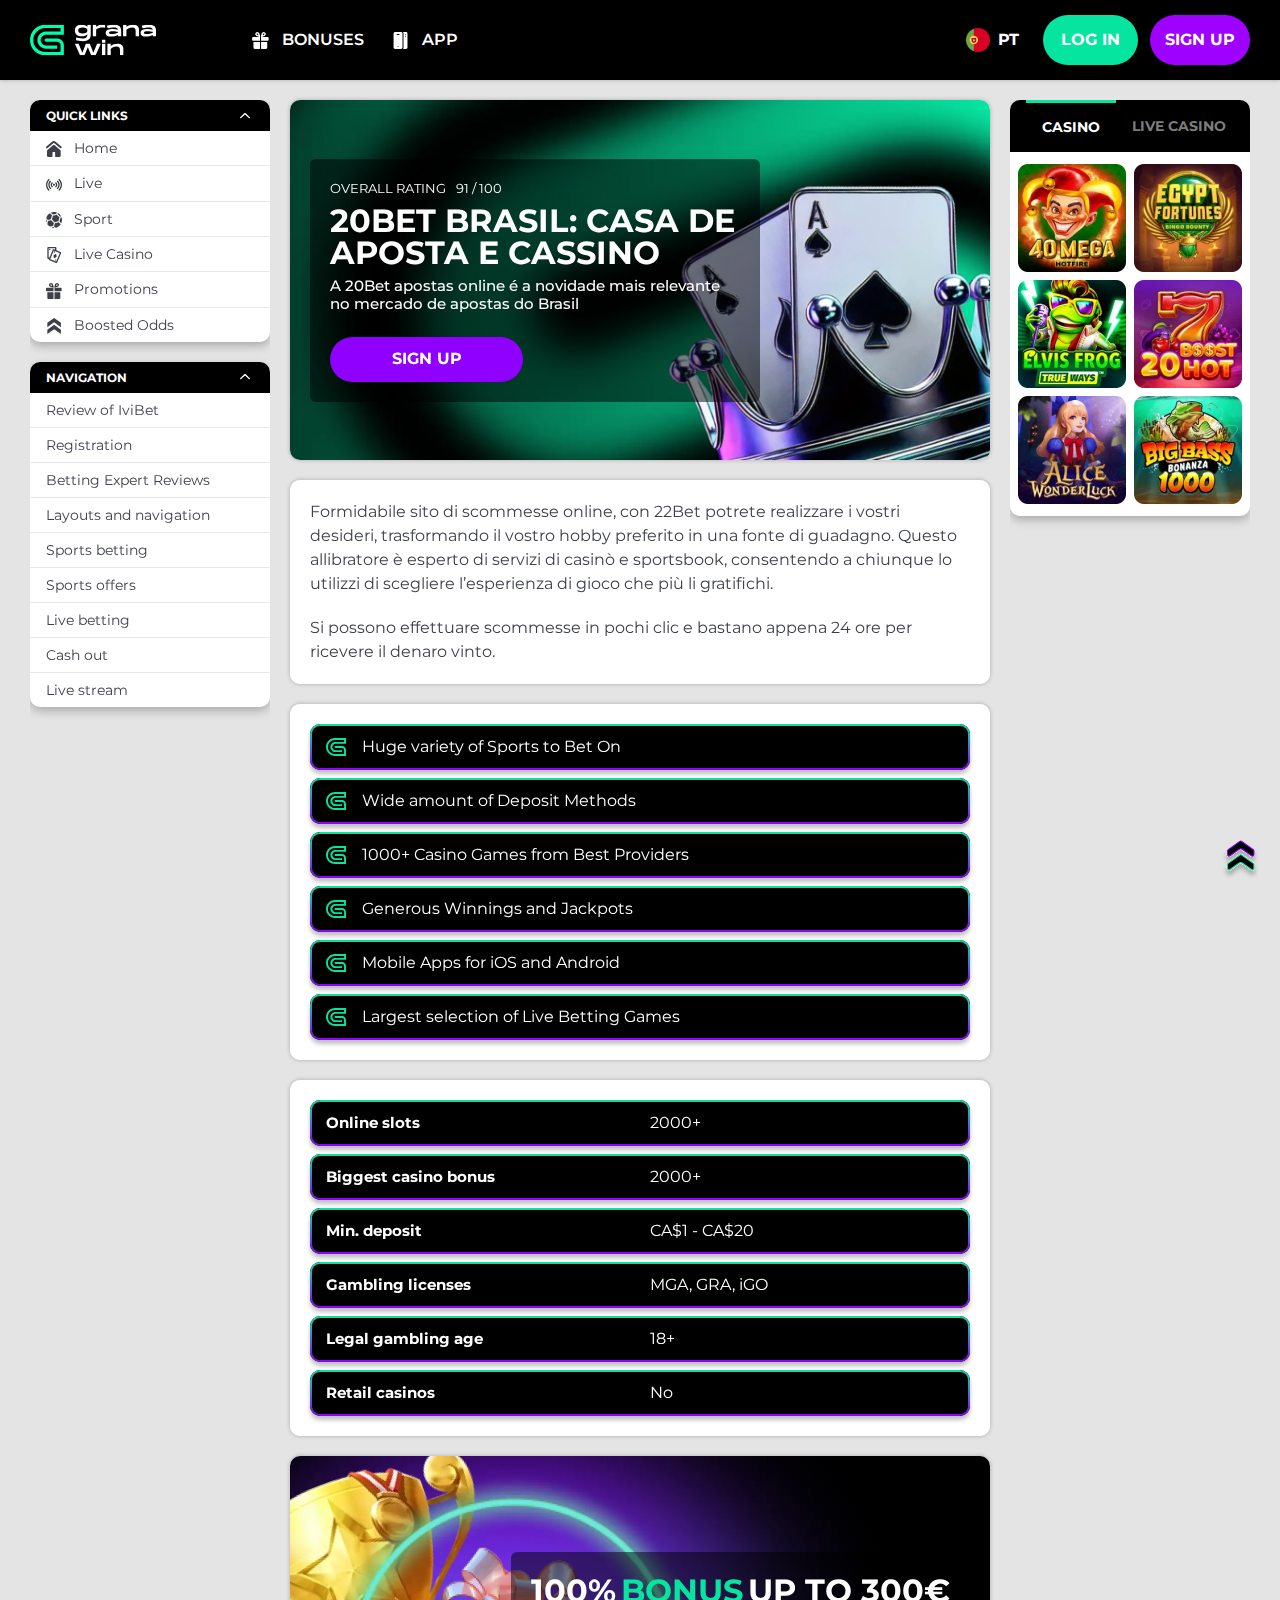
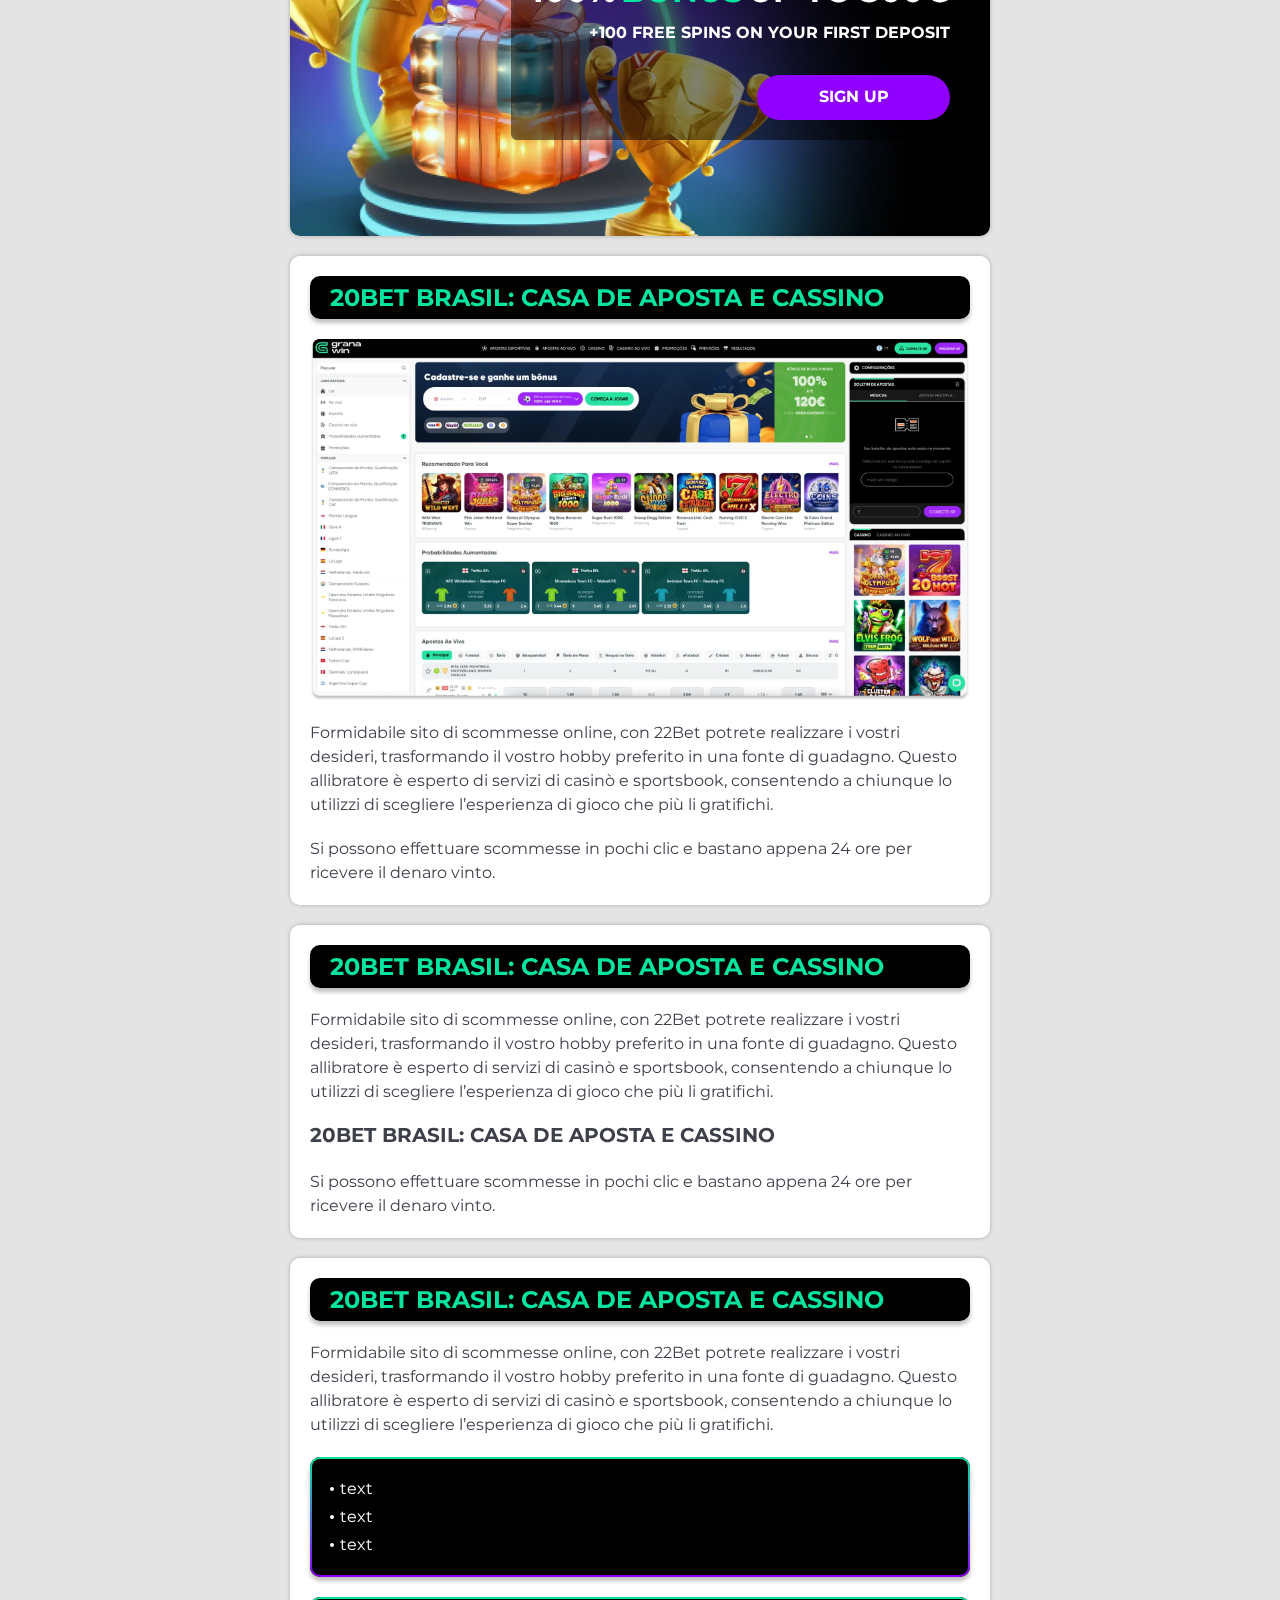
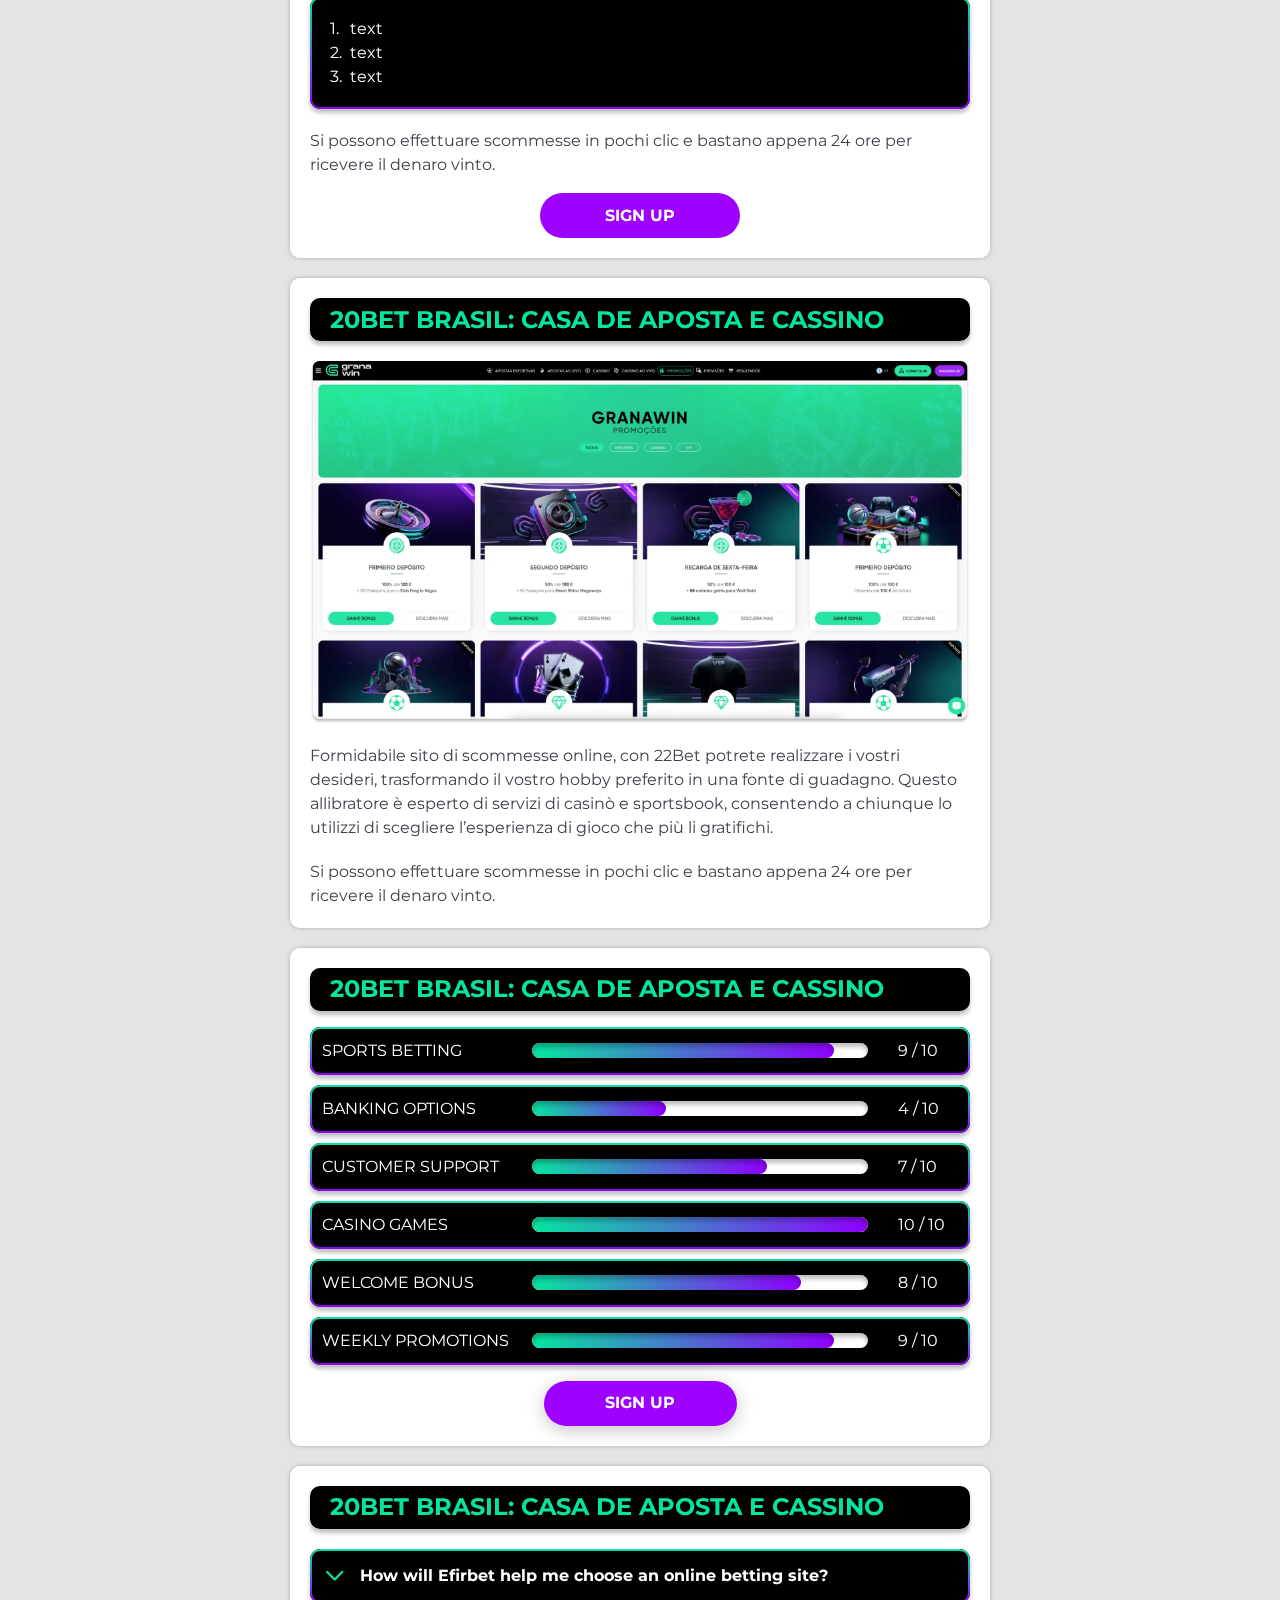
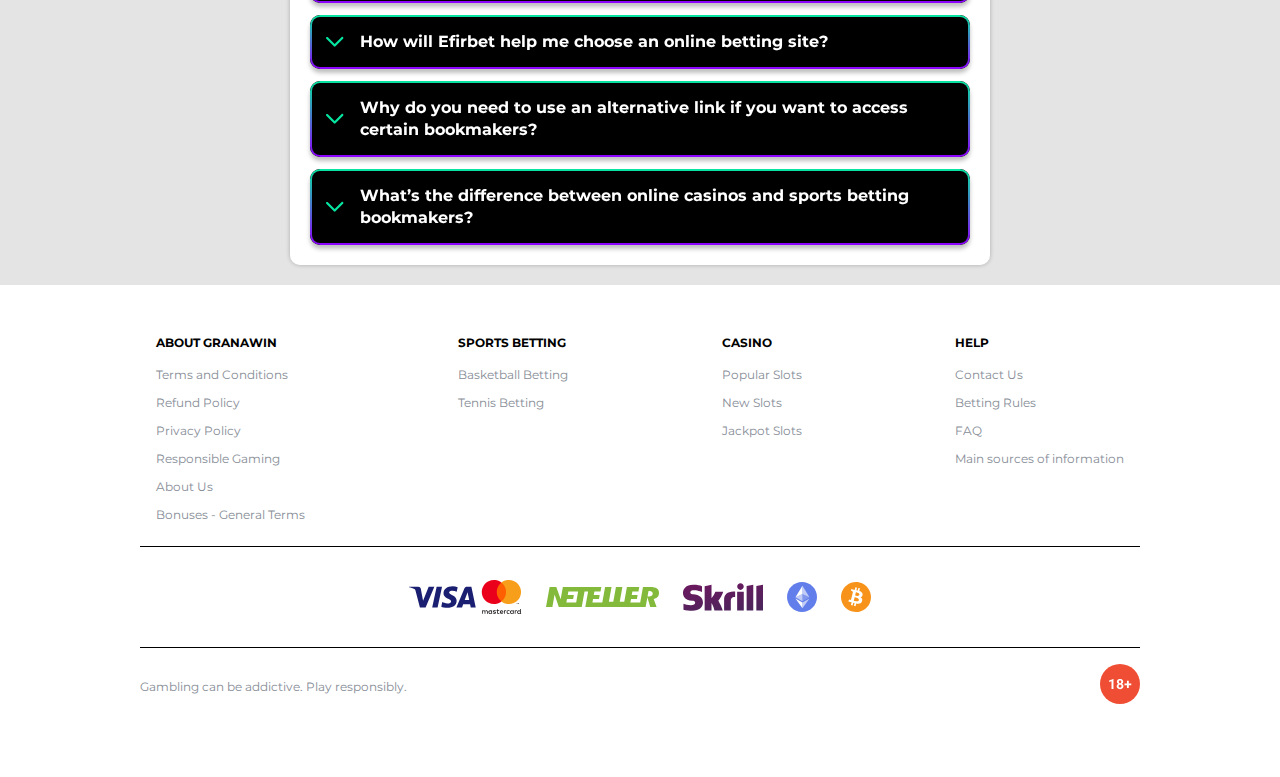
<file: index.html>
<!DOCTYPE html>
<html lang="pt">
  <head>
    <meta charset="UTF-8" />

    <meta name="viewport" content="width=device-width, initial-scale=1.0" />
    <title>Sign up and get a bonus</title>
    <meta name="description" content />
    <meta property="og:site_name" content />
    <meta property="og:title" content />
    <meta property="og:type" content="website" />
    <meta property="og:url" content />
    <meta property="og:image" content />
    <meta property="og:image:alt" content />
    <meta property="og:locale" content="pt" />
    <meta property="og:description" content />
    <link rel="preconnect" href="https://fonts.googleapis.com" />
    <link rel="preconnect" href="https://fonts.gstatic.com" crossorigin />
   <link
  href="https://fonts.googleapis.com/css2?family=Montserrat:wght@400;500;600;700;800;900&display=swap"
  rel="stylesheet"
/>

    <link rel="stylesheet" href="./css/reset.css" />
    <link rel="stylesheet" href="./css/main.css" />
    <link rel="stylesheet" href="./css/media.css" />
    <link rel="icon" href="./images/favicon.png" type="image/x-icon" />
    <script
      src="https://code.jquery.com/jquery-3.6.1.min.js"
      integrity="sha256-o88AwQnZB+VDvE9tvIXrMQaPlFFSUTR+nldQm1LuPXQ="
      crossorigin="anonymous"
    ></script>
  </head>
  <body>
    <header class="header">
      <section class="content header__content">
        <a href="./index.html" class="logo header__logo"
          ><img src="./images/header/logo.svg" alt="logo" title
        /></a>
        <button class="header__btn-menu">
          <svg
            width="16px"
            height="16px"
            viewBox="0 0 16 16"
            xmlns="http://www.w3.org/2000/svg"
          >
            <rect y="0" width="16" height="3" rx="1.5"></rect>
            <rect y="6.5" width="16" height="3" rx="1.5"></rect>
            <rect y="13" width="16" height="3" rx="1.5"></rect>
          </svg>
        </button>

       
        <nav class="menu header__menu">
          <ul class="header__menu-list">
            <li>
              <a href="./bonus.html">
                <span>Bonuses</span>
              </a>
            </li>
            <li>
              <a href="./app.html">
                <span>App</span>
              </a>
            </li>
             
          </ul>
          <div class="header__button header__button-menu">
            <a href="#" class="button button__login-menu">log in</a>
            <a href="#" class="button button__menu">sign up</a>
          </div>
        </nav>

       <a href="" class="header__flag">
          <span><img src="./images/header/flag.png" alt="flag" title /></span>
          <span>pt</span>
        </a>

        <a href="#" class="button button__login">log in</a>
        <a href="#" class="button button__singup">sign up</a>
         
      </section>
    </header>
    <main class="main home">
      <section class="main__wrap">
        <aside class="sidebar sidebar-left">
          <div class="sidebar-left__quik">
            <div class="menu__links-desk">Quick Links</div>
            <ul class="menu__links">
              <li>
                <a href="#"
                  ><img
                    src="./images/left-menu/home.svg"
                    alt="Home"
                    title
                  />Home</a
                >
              </li>
              <li>
                <a href="#"
                  ><img
                    src="./images/left-menu/live.svg"
                    alt="Live"
                    title
                  />Live</a
                >
              </li>
              <li>
                <a href="#"
                  ><img
                    src="./images/left-menu/sport.svg"
                    alt="Sport"
                    title
                  />Sport</a
                >
              </li>
              <li>
                <a href="#"
                  ><img
                    src="./images/left-menu/casino.svg"
                    alt="Live Casino"
                    title
                  />Live Casino</a
                >
              </li>
              <li>
                <a href="#"
                  ><img
                    src="./images/left-menu/promotions.svg"
                    alt="Promotions"
                    title
                  />Promotions</a
                >
              </li>
              <li>
                <a href="#"
                  ><img
                    src="./images/left-menu/boosted.svg"
                    alt="Boosted Odds"
                    title
                  />Boosted Odds</a
                >
              </li>
            </ul>
          </div>

          <div class="sidebar-left__review">
            <div class="menu__review-desk">Navigation</div>
            <ul class="menu__review">
              <li><a href="#">Review of IviBet</a></li>
              <li><a href="#">Registration</a></li>
              <li>
                <a href="#"> Betting Expert Reviews</a>
              </li>
              <li><a href="#">Layouts and navigation</a></li>
              <li><a href="#">Sports betting</a></li>
              <li><a href="#">Sports offers</a></li>
              <li><a href="#">Live betting</a></li>
              <li><a href="#">Cash out</a></li>
              <li><a href="#">Live stream</a></li>
            </ul>
          </div>
        </aside>
        <section class="content__wrapper">
          <section class="content hero">
            <div class="background">
              <img src="./images/main/bg-main.webp" alt="hero" title />
             <div class="background-decor">
              <img src="./images/main/decor-bg-main.png" alt="hero" title />
             
            </div>
            </div>
            <div class="hero__wrapper">
              <div class="hero__data">
                <div class="hero__rating">
                  <p>Overall Rating</p>

                  <span>
                    <span>91</span>
                    <span>/</span>
                    <span>100</span>
                  </span>
                </div>
                <h1 class="title general hero__title">
                20Bet Brasil: Casa de 
Aposta e Cassino
                </h1>
<p class="hero__text">A 20Bet apostas online é a novidade mais relevante 
no mercado de apostas do Brasil</p>
                <a href="#" class="button hero__button">SIGN UP</a>
              </div>
            </div>
          </section>
          <section class="content menu-review__content">
            <div class="menu__review-desk menu__review-content">
            Navigation
            </div>
            <ul class="menu__review menu__review-list">
              <li><a href="#">Review of IviBet</a></li>
              <li><a href="#">Registration</a></li>
              <li>
                <a href="#"> Betting Expert Reviews</a>
              </li>
              <li><a href="#">Layouts and navigation</a></li>
              <li><a href="#">Sports betting</a></li>
              <li><a href="#">Sports offers</a></li>
              <li><a href="#">Live betting</a></li>
              <li><a href="#">Cash out</a></li>
              <li><a href="#">Live stream</a></li>
            </ul>
          </section>
          <section class="content article">
            <p>
              Formidabile sito di scommesse online, con 22Bet potrete realizzare
              i vostri desideri, trasformando il vostro hobby preferito in una
              fonte di guadagno. Questo allibratore è esperto di servizi di
              casinò e sportsbook, consentendo a chiunque lo utilizzi di
              scegliere l’esperienza di gioco che più li gratifichi.
            </p>
            <p>
              Si possono effettuare scommesse in pochi clic e bastano appena 24
              ore per ricevere il denaro vinto.
            </p>
          </section>
           <section class="content features">
          
             <div class="features__content">
                <div class="features__info">
                <ul>
                  <li>
                    <img src="./images/main/features-icon.svg" alt="icon" title="">
                    Huge variety of Sports to Bet On</li>
                  <li>
                    <img src="./images/main/features-icon.svg" alt="icon" title="">
                    Wide amount of Deposit Methods</li>
                  <li>
                    <img src="./images/main/features-icon.svg" alt="icon" title="">
                    1000+ Casino Games from Best Providers</li>
                </ul>
                 <ul>
                  <li>
                    <img src="./images/main/features-icon.svg" alt="icon" title="">
                    Generous Winnings and Jackpots</li>
                  <li>
                    <img src="./images/main/features-icon.svg" alt="icon" title="">
                    Mobile Apps for iOS and Android</li>
                  <li>
                    <img src="./images/main/features-icon.svg" alt="icon" title="">
                    Largest selection of Live Betting Games</li>
                </ul>
              
              </div>
               
              
             
             </div>
           </section>
          <section class="content features">
          
             <div class="features__content">
                
               
               <div class="features__list">
                <table class="features__table">
                  <tbody>
                    <tr>
                      <td>Online slots</td>
                      <td>2000+</td>
                    </tr>
                    <tr>
                      <td>Biggest casino bonus</td>
                      <td>2000+</td>
                    </tr>
                    <tr>
                      <td>Min. deposit</td>
                      <td>CA$1 - CA$20</td>
                    </tr>
                  </tbody>
                  <tbody>
                    <tr>
                      <td>Gambling licenses</td>
                      <td>MGA, GRA, iGO</td>
                    </tr>
                    <tr>
                      <td>Legal gambling age</td>
                      <td>18+</td>
                    </tr>
                    <tr>
                      <td>Retail casinos</td>
                      <td>No</td>
                    </tr>
                  </tbody>
                </table>
            
            </div>
             
             </div>
           </section>
          <section class="content banner">
            <div class="background banner__backgroud">
              <img src="./images/main/banner-main.webp" alt="banner" title />
             
            </div>
            <div class="banner__info">
             
             <h2 class="title high banner__title">
  
    100%  <span class="main-offer">Bonus</span>  up to 300€
  
  
</h2>
<p class="sub-offer">
    +100 free spins on your first deposit
  </p>
              <a href="#" class="button banner__button">SIGN UP</a>
            </div>
          </section>
          <section class="content article">
            <h2 class="title high article__title">
            20Bet Brasil: Casa de Aposta e Cassino
            </h2>
 <div class="images">
              <img src="./images/main/image1-main.webp" alt="banner" title />
            </div>
            <p>
              Formidabile sito di scommesse online, con 22Bet potrete realizzare
              i vostri desideri, trasformando il vostro hobby preferito in una
              fonte di guadagno. Questo allibratore è esperto di servizi di
              casinò e sportsbook, consentendo a chiunque lo utilizzi di
              scegliere l’esperienza di gioco che più li gratifichi.
            </p>
          
            <p>
              Si possono effettuare scommesse in pochi clic e bastano appena 24
              ore per ricevere il denaro vinto.
            </p>
           
          </section>
   
             <section class="content article">
            <h2 class="title high article__title">
             20Bet Brasil: Casa de Aposta e Cassino
            </h2>

         
            <p>
              Formidabile sito di scommesse online, con 22Bet potrete realizzare
              i vostri desideri, trasformando il vostro hobby preferito in una
              fonte di guadagno. Questo allibratore è esperto di servizi di
              casinò e sportsbook, consentendo a chiunque lo utilizzi di
              scegliere l’esperienza di gioco che più li gratifichi.
            </p>
            <h3>20Bet Brasil: Casa de Aposta e Cassino</h3>
            <p>
              Si possono effettuare scommesse in pochi clic e bastano appena 24
              ore per ricevere il denaro vinto.
            </p>
            
          </section>
             <section class="content article">
            <h2 class="title high article__title">
             20Bet Brasil: Casa de Aposta e Cassino
            </h2>
            <p>
              Formidabile sito di scommesse online, con 22Bet potrete realizzare
              i vostri desideri, trasformando il vostro hobby preferito in una
              fonte di guadagno. Questo allibratore è esperto di servizi di
              casinò e sportsbook, consentendo a chiunque lo utilizzi di
              scegliere l’esperienza di gioco che più li gratifichi.
            </p>
            <ul>
              <li>text</li>
              <li>text</li>
               <li>text</li>
            </ul>
          
              <ol>
              <li>text</li>
              <li>text</li>
               <li>text</li>
            </ol>
            
            <p>
              Si possono effettuare scommesse in pochi clic e bastano appena 24
              ore per ricevere il denaro vinto.
            </p>
            <a href="#" class="button ">SIGN UP</a>
          </section>
          
       
          <section class="content article">
            <h2 class="title high article__title">
              20Bet Brasil: Casa de Aposta e Cassino
            </h2>
<div class="images">
              <img src="./images/main/image2-main.webp" alt="banner" title />
            </div>
            <p>
              Formidabile sito di scommesse online, con 22Bet potrete realizzare
              i vostri desideri, trasformando il vostro hobby preferito in una
              fonte di guadagno. Questo allibratore è esperto di servizi di
              casinò e sportsbook, consentendo a chiunque lo utilizzi di
              scegliere l’esperienza di gioco che più li gratifichi.
            </p>
             
            <p>
              Si possono effettuare scommesse in pochi clic e bastano appena 24
              ore per ricevere il denaro vinto.
            </p>
            
          </section>
        
         <section class="content ratings">
            <h2 class="title high ratings__title">20Bet Brasil: Casa de Aposta e Cassino</h2>
          <ul class="ratings__list">
              <li>
                <div  class="ratings__info">
                  <span class="ratings__data">
                    <span>9</span>
                    <span>/</span>
                    <span>10</span>
                  </span>
                  <div class="ratings__img">
                     <span style="width: 90%"></span>
                  </div>
                  <p>Sports betting</p>
              
                </div>
                
              </li>
              <li>
                <div class="ratings__info">
                  <span class="ratings__data">
                    <span>4</span>
                    <span>/</span>
                    <span>10</span>
                  </span>
                  <div class="ratings__img">
                     <span style="width: 40%"></span>
                
                  </div>
                  <p>Banking options</p>
                  
                </div>
                
              </li>
              <li>
                <div class="ratings__info">
                  <span class="ratings__data">
                    <span>7</span>
                    <span>/</span>
                    <span>10</span>
                  </span>
                  <div class="ratings__img">
                     <span style="width: 70%"></span>
                  </div>  
                  <p>Customer support</p>
                  
                </div>
                
            </li>
            <li>
              <div class="ratings__info">
                <span class="ratings__data">
                  <span>10</span>
                  <span>/</span>
                  <span>10</span>
                </span>
                <div class="ratings__img">
                  <span style="width: 100%"></span>
                 
                </div>
                <p>Casino games</p>
                
              </div>
              
             
            </li>
              <li>
                <div class="ratings__info">
                  <span class="ratings__data">
                    <span>8</span>
                    <span>/</span>
                    <span>10</span>
                  </span>
                  <div class="ratings__img">
                    <span style="width: 80%"></span>
                  </div>  
                  <p>Welcome bonus</p>
                  
                </div>
                
              </li>
             

             
            <li>
              <div class="ratings__info">
                <span class="ratings__data">
                  <span>9</span>
                  <span>/</span>
                  <span>10</span>
                </span>
                <div class="ratings__img">
                   <span style="width: 90%"></span>
                </div>  
                <p>Weekly promotions</p>
                
              </div> 
             
            </li> 
          
            </ul>

            <a href="#" class="button ratings__button">SIGN UP</a>
          </section>
       
          <section class="content faq">
            <h2 class="title high faq__title">20Bet Brasil: Casa de Aposta e Cassino</h2>
            <ul class="faq__list">
              <li class="faq__item">
                <h3 class="title medium faq__subtitle js-button-expander">
               How will Efirbet help me choose an online betting site?
                </h3>
                <div class="faq__answer js-expand-content">
                  <p>
                  Aviator is a three-column website that has an excellent arrangement of their information. You get everything in great order and report where you will easily access it.
                  </p>
                </div>
              </li>
              <li class="faq__item">
                <h3 class="title medium faq__subtitle js-button-expander">
                How will Efirbet help me choose an online betting site?
                </h3>
                <div class="faq__answer js-expand-content">
                  <p>
                Aviator is a three-column website that has an excellent arrangement of their information. You get everything in great order and report where you will easily access it.
                  </p>
                </div>
              </li>
               <li class="faq__item">
                <h3 class="title medium faq__subtitle js-button-expander">
               Why do you need to use an alternative link if you want to access certain bookmakers?
                </h3>
                <div class="faq__answer js-expand-content">
                  <p>
                 Aviator is a three-column website that has an excellent arrangement of their information. You get everything in great order and report where you will easily access it.
                  </p>
                </div>
              </li>
               <li class="faq__item">
                <h3 class="title medium faq__subtitle js-button-expander">
               What’s the difference between online casinos and sports betting bookmakers?
                </h3>
                <div class="faq__answer js-expand-content">
                  <p>
                 Aviator is a three-column website that has an excellent arrangement of their information. You get everything in great order and report where you will easily access it.
                  </p>
                </div>
              </li>
             
            </ul>
          </section>
        </section>
         <aside class="sidebar sidebar-right">
          
          <div class="sidebar-right__desk">
            <div class="menu__wrap">
              <div class="menu__cards">Casino</div>
               <div class="menu__cards-live">live casino</div>
            </div>
            <ul class="menu__casino">
              <li>
                <a href="#"
                  >
                  <img
                    src="./images/right-gallery/casino1.png"
                    alt="gallery-casino"
                    title
                />
                
  </a>
  <!-- <div class="casino__hover">
                 
        <a href="#" class="casino__hover-link">Log in</a>
        <p>or</p>
        <a href="#" class="button  casino__button">Sign up</a>
                <a href="#" class="button  casino__button casino__button-btn">demo</a>
    </div> -->
              
              </li>
              <li>
                <a href="#"
                  ><img
                    src="./images/right-gallery/casino2.png"
                    alt="gallery-casino"
                    title
                />
              </a>
              <!-- <div class="casino__hover">
                         
        <a href="#" class="casino__hover-link">Log in</a>
        <p>or</p>
        <a href="#" class="button  casino__button">Sign up</a>
                <a href="#" class="button  casino__button casino__button-btn">demo</a>
    </div> -->
              </li>
              <li>
                <a href="#"
                  ><img
                    src="./images/right-gallery/casino3.png"
                    alt="gallery-casino"
                    title
                /></a>
                <!-- <div class="casino__hover">
                            
        <a href="#" class="casino__hover-link">Log in</a>
        <p>or</p>
        <a href="#" class="button  casino__button">Sign up</a>
                <a href="#" class="button  casino__button casino__button-btn">demo</a>
    </div> -->
              </li>
              <li>
                <a href="#"
                  ><img
                    src="./images/right-gallery/casino4.png"
                    alt="gallery-casino"
                    title
                /></a>
                <!-- <div class="casino__hover">
                          
        <a href="#" class="casino__hover-link">Log in</a>
        <p>or</p>
        <a href="#" class="button  casino__button">Sign up</a>
                <a href="#" class="button  casino__button casino__button-btn">demo</a>
    </div> -->
              </li>
              <li>
                <a href="#"
                  ><img
                    src="./images/right-gallery/casino5.png"
                    alt="gallery-casino"
                    title
                /></a>
                <!-- <div class="casino__hover">
                            
        <a href="#" class="casino__hover-link">Log in</a>
        <p>or</p>
        <a href="#" class="button  casino__button">Sign up</a>
                <a href="#" class="button  casino__button casino__button-btn">demo</a>
    </div> -->
              </li>
              <li>
                <a href="#"
                  ><img
                    src="./images/right-gallery/casino6.png"
                    alt="gallery-casino"
                    title
                /></a>
                <!-- <div class="casino__hover">
                            
        <a href="#" class="casino__hover-link">Log in</a>
        <p>or</p>
        <a href="#" class="button  casino__button">Sign up</a>
                <a href="#" class="button  casino__button casino__button-btn">demo</a>
    </div> -->
              </li>
            </ul>
          </div>
        </aside>
        <div class="" onclick="scrollToTop()">
          <button class="main__arrow" id="scrollToTopBtn"></button>
        </div>
      </section>
    </main>
    <footer class="footer">
      <section class="content footer__content">
        <ul class="footer__menu">
          <li>
            <div>About Granawin</div>
            <ul class="footer__info">
              <li><a href="#">Terms and Conditions</a></li>
              <li><a href="#">Refund Policy</a></li>
              <li><a href="#">Privacy Policy</a></li>
               <li><a href="#">Responsible Gaming</a></li>
                <li><a href="#">About Us</a></li>
                 <li><a href="#">Bonuses - General Terms</a></li>
            </ul>
          </li>
          <li>
            <div>Sports Betting</div>
            <ul class="footer__info">
              <li><a href="#">Basketball Betting</a></li>
              <li><a href="#">Tennis Betting</a></li>
              
            </ul>
          </li>
          <li>
            <div>Casino</div>
            <ul class="footer__info">
               <li><a href="#">Popular Slots</a></li>
               <li><a href="#">New Slots</a></li>
                              <li><a href="#">Jackpot Slots</a></li>
              
            </ul>
          </li>
           <li>
            <div>Help</div>
            <ul class="footer__info">
               <li><a href="#">Contact Us</a></li>
               <li><a href="#">Betting Rules</a></li>
                              <li><a href="#">FAQ</a></li>
                 <li><a href="#">Main sources of information</a></li>
            </ul>
          </li>
        </ul>

        <ul class="footer__cards-list">
          <li>
            <a href="#"
              ><img src="./images/footer/visa.svg" alt="cardvisa" title
            /></a>
          </li>
          <li>
            <a href="#"
              ><img src="./images/footer/neteller.svg" alt="neteller" title
            /></a>
          </li>
         
          <li>
            <a href="#"
              ><img src="./images/footer/skrill.svg" alt="skrill" title
            /></a>
          </li>
         
          <li>
            <a href="#"
              ><img src="./images/footer/triple.svg" alt="triple" title
            /></a>
          </li>
          <li>
            <a href="#"
              ><img src="./images/footer/bitcoin.svg" alt="bitcoin" title
            /></a>
          </li>
         
        </ul>

        <div class="footer__wrapp">
          <div class="footer__text">
           <p>Gambling can be addictive. Play responsibly.</p>
          </div>
          <div class="footer__secure">
            <img src="./images/age.svg" alt="age" title />
          </div>
        
      </section>
    </footer>
    <script src="./js/arrowUp.js" defer></script>
    <script src="./js/sidebar.js" defer></script>
    <script src="./js/expander.js" defer></script>
    <script src="./js/mobile-menu.js" defer></script>
  </body>
</html>
</file>
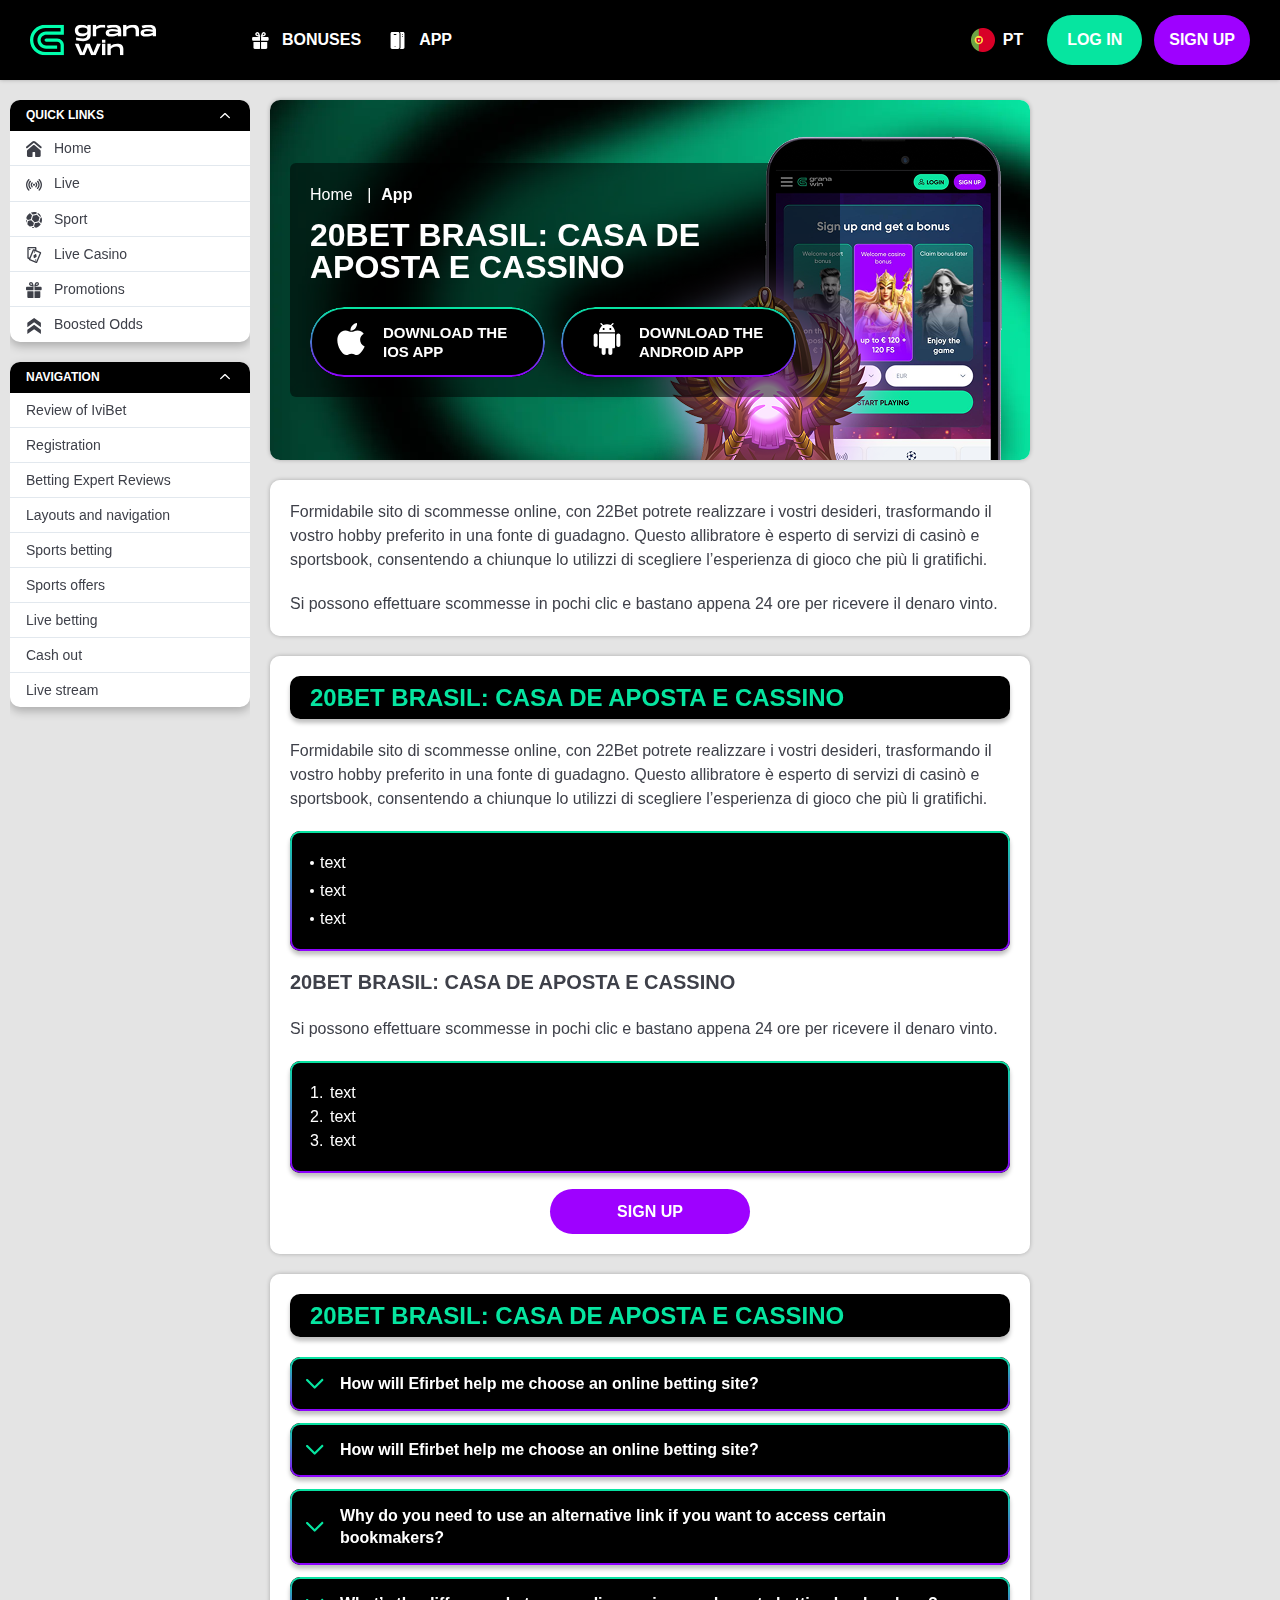
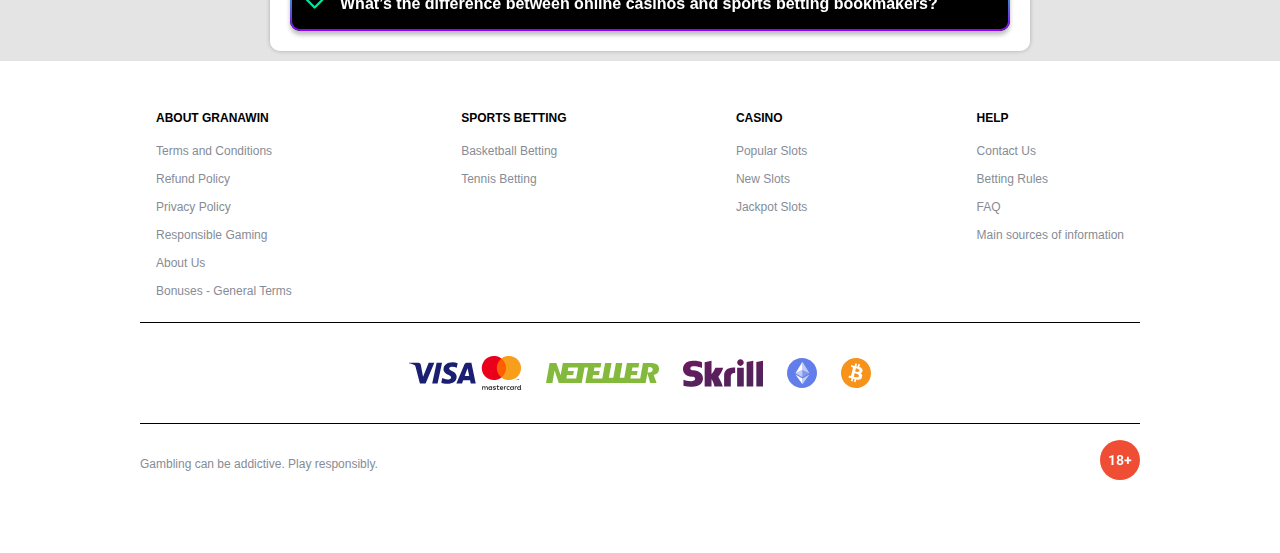
<file: app.html>
<!DOCTYPE html>
<html lang="pt">
  <head>
    <meta charset="UTF-8" />

    <meta name="viewport" content="width=device-width, initial-scale=1.0" />
    <title>Sign up and get a bonus</title>
    <meta name="description" content />
    <meta property="og:site_name" content />
    <meta property="og:title" content />
    <meta property="og:type" content="website" />
    <meta property="og:url" content />
    <meta property="og:image" content />
    <meta property="og:image:alt" content />
    <meta property="og:locale" content="pt" />
    <meta property="og:description" content />
    <link rel="preconnect" href="https://fonts.googleapis.com" />
    <link rel="preconnect" href="https://fonts.gstatic.com" crossorigin />
    <link
      href="https://fonts.googleapis.com/css2?family=Poppins&family=Roboto:wght@400;500;700&display=swap"
      rel="stylesheet"
    />
    <link rel="stylesheet" href="./css/reset.css" />
    <link rel="stylesheet" href="./css/main.css" />
    <link rel="stylesheet" href="./css/media.css" />
    <link rel="icon" href="./images/favicon.png" type="image/x-icon" />
      <script
    src="https://code.jquery.com/jquery-3.6.1.min.js"
    integrity="sha256-o88AwQnZB+VDvE9tvIXrMQaPlFFSUTR+nldQm1LuPXQ="
    crossorigin="anonymous"
  ></script>
  </head>
  <body>
    <header class="header">
      <section class="content header__content">
        <a href="./index.html" class="logo header__logo"
          ><img src="./images/header/logo.svg" alt="logo" title
        /></a>
        <button class="header__btn-menu">
          <svg
            width="16px"
            height="16px"
            viewBox="0 0 16 16"
            xmlns="http://www.w3.org/2000/svg"
          >
            <rect y="0" width="16" height="3" rx="1.5"></rect>
            <rect y="6.5" width="16" height="3" rx="1.5"></rect>
            <rect y="13" width="16" height="3" rx="1.5"></rect>
          </svg>
        </button>

       
        <nav class="menu header__menu">
          <ul class="header__menu-list">
            <li>
              <a href="./bonus.html">
                <span>Bonuses</span>
              </a>
            </li>
            <li>
              <a href="./app.html">
                <span>App</span>
              </a>
            </li>
            
          </ul>
          <div class="header__button header__button-menu">
            <a href="#" class="button button__login-menu">log in</a>
            <a href="#" class="button button__menu">sign up</a>
          </div>
        </nav>

         <a href="" class="header__flag">
          <span><img src="./images/header/flag.png" alt="flag" title /></span>
          <span>pt</span>
        </a>

        <a href="#" class="button button__login">log in</a>
        <a href="#" class="button button__singup">sign up</a>
       
      </section>
    </header>
    <main class="main home ">
     
      <section class="main__wrap main__wrap-page">
      <aside class="sidebar sidebar-left">
          <div class="sidebar-left__quik">
            <div class="menu__links-desk">Quick Links</div>
            <ul class="menu__links">
              <li>
                <a href="#"
                  ><img
                    src="./images/left-menu/home.svg"
                    alt="Home"
                    title
                  />Home</a
                >
              </li>
              <li>
                <a href="#"
                  ><img
                    src="./images/left-menu/live.svg"
                    alt="Live"
                    title
                  />Live</a
                >
              </li>
              <li>
                <a href="#"
                  ><img
                    src="./images/left-menu/sport.svg"
                    alt="Sport"
                    title
                  />Sport</a
                >
              </li>
              <li>
                <a href="#"
                  ><img
                    src="./images/left-menu/casino.svg"
                    alt="Live Casino"
                    title
                  />Live Casino</a
                >
              </li>
              <li>
                <a href="#"
                  ><img
                    src="./images/left-menu/promotions.svg"
                    alt="Promotions"
                    title
                  />Promotions</a
                >
              </li>
              <li>
                <a href="#"
                  ><img
                    src="./images/left-menu/boosted.svg"
                    alt="Boosted Odds"
                    title
                  />Boosted Odds</a
                >
              </li>
            </ul>
          </div>

          <div class="sidebar-left__review">
            <div class="menu__review-desk">Navigation</div>
            <ul class="menu__review">
              <li><a href="#">Review of IviBet</a></li>
              <li><a href="#">Registration</a></li>
              <li>
                <a href="#"> Betting Expert Reviews</a>
              </li>
              <li><a href="#">Layouts and navigation</a></li>
              <li><a href="#">Sports betting</a></li>
              <li><a href="#">Sports offers</a></li>
              <li><a href="#">Live betting</a></li>
              <li><a href="#">Cash out</a></li>
              <li><a href="#">Live stream</a></li>
            </ul>
          </div>
        </aside>
        <section class="content__wrapper ">
           <section class="content hero ">
        <div class="background background-page">
          <img src="./images/app/bg-app.webp" alt="hero" title />
          <div class="background-decor">
              <img src="./images/app/decor-bg-app.png" alt="hero" title />
             
            </div>
        </div>
        <div class="hero__wrapper hero__wrapper-page">
          <div class="hero__data hero__data-page">
            <ul
              class="breadcrumbs"
             
            >
              <li
              
              >
                <a href="#" >
                  <span >Home</span></a
                >
             
              </li>
              <li
                
              >
                <a href="#" >
                  <span >App</span></a
                >
              
              </li>
            </ul>
            <h1 class="title general hero__title">
             20Bet Brasil: Casa de 
Aposta e Cassino
            </h1>
                 
              <div class="banner__content banner__content-app">
               
              <div class="button__wrap-app">
                  <a href="#" class="banner__btn banner__btn-android"
                  >  <img src="./images/app/apple-app.svg" alt="" title>
                Download 
                the IOS app</a
                >
                <a href="#" class="banner__btn banner__btn-app">
                  <img src="./images/app/android-app.svg" alt="" title>Download  the Android app
                 
                </a>
              
              </div>
             
           
            </div>
          </div>
        </div>
      </section>
          <section class="content menu-review__content">
            <div class="menu__review-desk menu__review-content">
              Navigation
            </div>
            <ul class="menu__review menu__review-list">
              <li><a href="#">Review of 22Bet</a></li>
              <li><a href="#">Registration</a></li>
              <li><a href="#">22Bet Betting Expert Reviews</a></li>
              <li><a href="#">Layouts and navigation</a></li>
              <li><a href="#">Sports betting</a></li>
              <li><a href="#">Sports offers</a></li>
              <li><a href="#">Live betting</a></li>
              <li><a href="#">Cash out</a></li>
              <li><a href="#">Live stream</a></li>
            </ul>
          </section>
           <section class="content article">
           <p>Formidabile sito di scommesse online, con 22Bet potrete realizzare i vostri desideri, trasformando il vostro hobby preferito in una fonte di guadagno. Questo allibratore è esperto di servizi di casinò e sportsbook, consentendo a chiunque lo utilizzi di scegliere l’esperienza di gioco che più li gratifichi.</p>
           <p>Si possono effettuare scommesse in pochi clic e bastano appena 24 ore per ricevere il denaro vinto.</p>
           
          </section>
          <section class="content article">
            <h2 class="title high article__title">
             20Bet Brasil: Casa de Aposta e Cassino
            </h2>
           <p>Formidabile sito di scommesse online, con 22Bet potrete realizzare i vostri desideri, trasformando il vostro hobby preferito in una fonte di guadagno. Questo allibratore è esperto di servizi di casinò e sportsbook, consentendo a chiunque lo utilizzi di scegliere l’esperienza di gioco che più li gratifichi.</p>
            <ul class="">
              <li>text</li>
              <li>text</li>
              <li>text</li>
            </ul>
<h3>20Bet Brasil: Casa de Aposta e Cassino</h3>
            <p>Si possono effettuare scommesse in pochi clic e bastano appena 24 ore per ricevere il denaro vinto.</p>
            <ol class="">
              <li>text</li>
              <li>text</li>
              <li>text</li>
            </ol>
            <a href="#" class="button article__button">SIGN UP</a>
          </section>
  

      <section class="content faq">
            <h2 class="title high faq__title">20Bet Brasil: Casa de Aposta e Cassino</h2>
            <ul class="faq__list">
              <li class="faq__item">
                <h3 class="title medium faq__subtitle js-button-expander">
               How will Efirbet help me choose an online betting site?
                </h3>
                <div class="faq__answer js-expand-content">
                  <p>
                  Aviator is a three-column website that has an excellent arrangement of their information. You get everything in great order and report where you will easily access it.
                  </p>
                </div>
              </li>
              <li class="faq__item">
                <h3 class="title medium faq__subtitle js-button-expander">
                How will Efirbet help me choose an online betting site?
                </h3>
                <div class="faq__answer js-expand-content">
                  <p>
                Aviator is a three-column website that has an excellent arrangement of their information. You get everything in great order and report where you will easily access it.
                  </p>
                </div>
              </li>
               <li class="faq__item">
                <h3 class="title medium faq__subtitle js-button-expander">
               Why do you need to use an alternative link if you want to access certain bookmakers?
                </h3>
                <div class="faq__answer js-expand-content">
                  <p>
                 Aviator is a three-column website that has an excellent arrangement of their information. You get everything in great order and report where you will easily access it.
                  </p>
                </div>
              </li>
               <li class="faq__item">
                <h3 class="title medium faq__subtitle js-button-expander">
               What’s the difference between online casinos and sports betting bookmakers?
                </h3>
                <div class="faq__answer js-expand-content">
                  <p>
                 Aviator is a three-column website that has an excellent arrangement of their information. You get everything in great order and report where you will easily access it.
                  </p>
                </div>
              </li>
             
            </ul>
          </section>
        </section>
      </section>
    </main>
   <footer class="footer">
      <section class="content footer__content">
        <ul class="footer__menu">
          <li>
            <div>About Granawin</div>
            <ul class="footer__info">
              <li><a href="#">Terms and Conditions</a></li>
              <li><a href="#">Refund Policy</a></li>
              <li><a href="#">Privacy Policy</a></li>
               <li><a href="#">Responsible Gaming</a></li>
                <li><a href="#">About Us</a></li>
                 <li><a href="#">Bonuses - General Terms</a></li>
            </ul>
          </li>
          <li>
            <div>Sports Betting</div>
            <ul class="footer__info">
              <li><a href="#">Basketball Betting</a></li>
              <li><a href="#">Tennis Betting</a></li>
              
            </ul>
          </li>
          <li>
            <div>Casino</div>
            <ul class="footer__info">
               <li><a href="#">Popular Slots</a></li>
               <li><a href="#">New Slots</a></li>
                              <li><a href="#">Jackpot Slots</a></li>
              
            </ul>
          </li>
           <li>
            <div>Help</div>
            <ul class="footer__info">
               <li><a href="#">Contact Us</a></li>
               <li><a href="#">Betting Rules</a></li>
                              <li><a href="#">FAQ</a></li>
                 <li><a href="#">Main sources of information</a></li>
            </ul>
          </li>
        </ul>

        <ul class="footer__cards-list">
          <li>
            <a href="#"
              ><img src="./images/footer/visa.svg" alt="cardvisa" title
            /></a>
          </li>
          <li>
            <a href="#"
              ><img src="./images/footer/neteller.svg" alt="neteller" title
            /></a>
          </li>
         
          <li>
            <a href="#"
              ><img src="./images/footer/skrill.svg" alt="skrill" title
            /></a>
          </li>
         
          <li>
            <a href="#"
              ><img src="./images/footer/triple.svg" alt="triple" title
            /></a>
          </li>
          <li>
            <a href="#"
              ><img src="./images/footer/bitcoin.svg" alt="bitcoin" title
            /></a>
          </li>
         
        </ul>

        <div class="footer__wrapp">
          <div class="footer__text">
           <p>Gambling can be addictive. Play responsibly.</p>
          </div>
          <div class="footer__secure">
            <img src="./images/age.svg" alt="age" title />
          </div>
        
      </section>
    </footer>

    <script src="./js/sidebar.js" defer></script>
    <script src="./js/expander.js" defer></script>
    <script src="./js/mobile-menu.js" defer></script>
  </body>
</html>
</file>
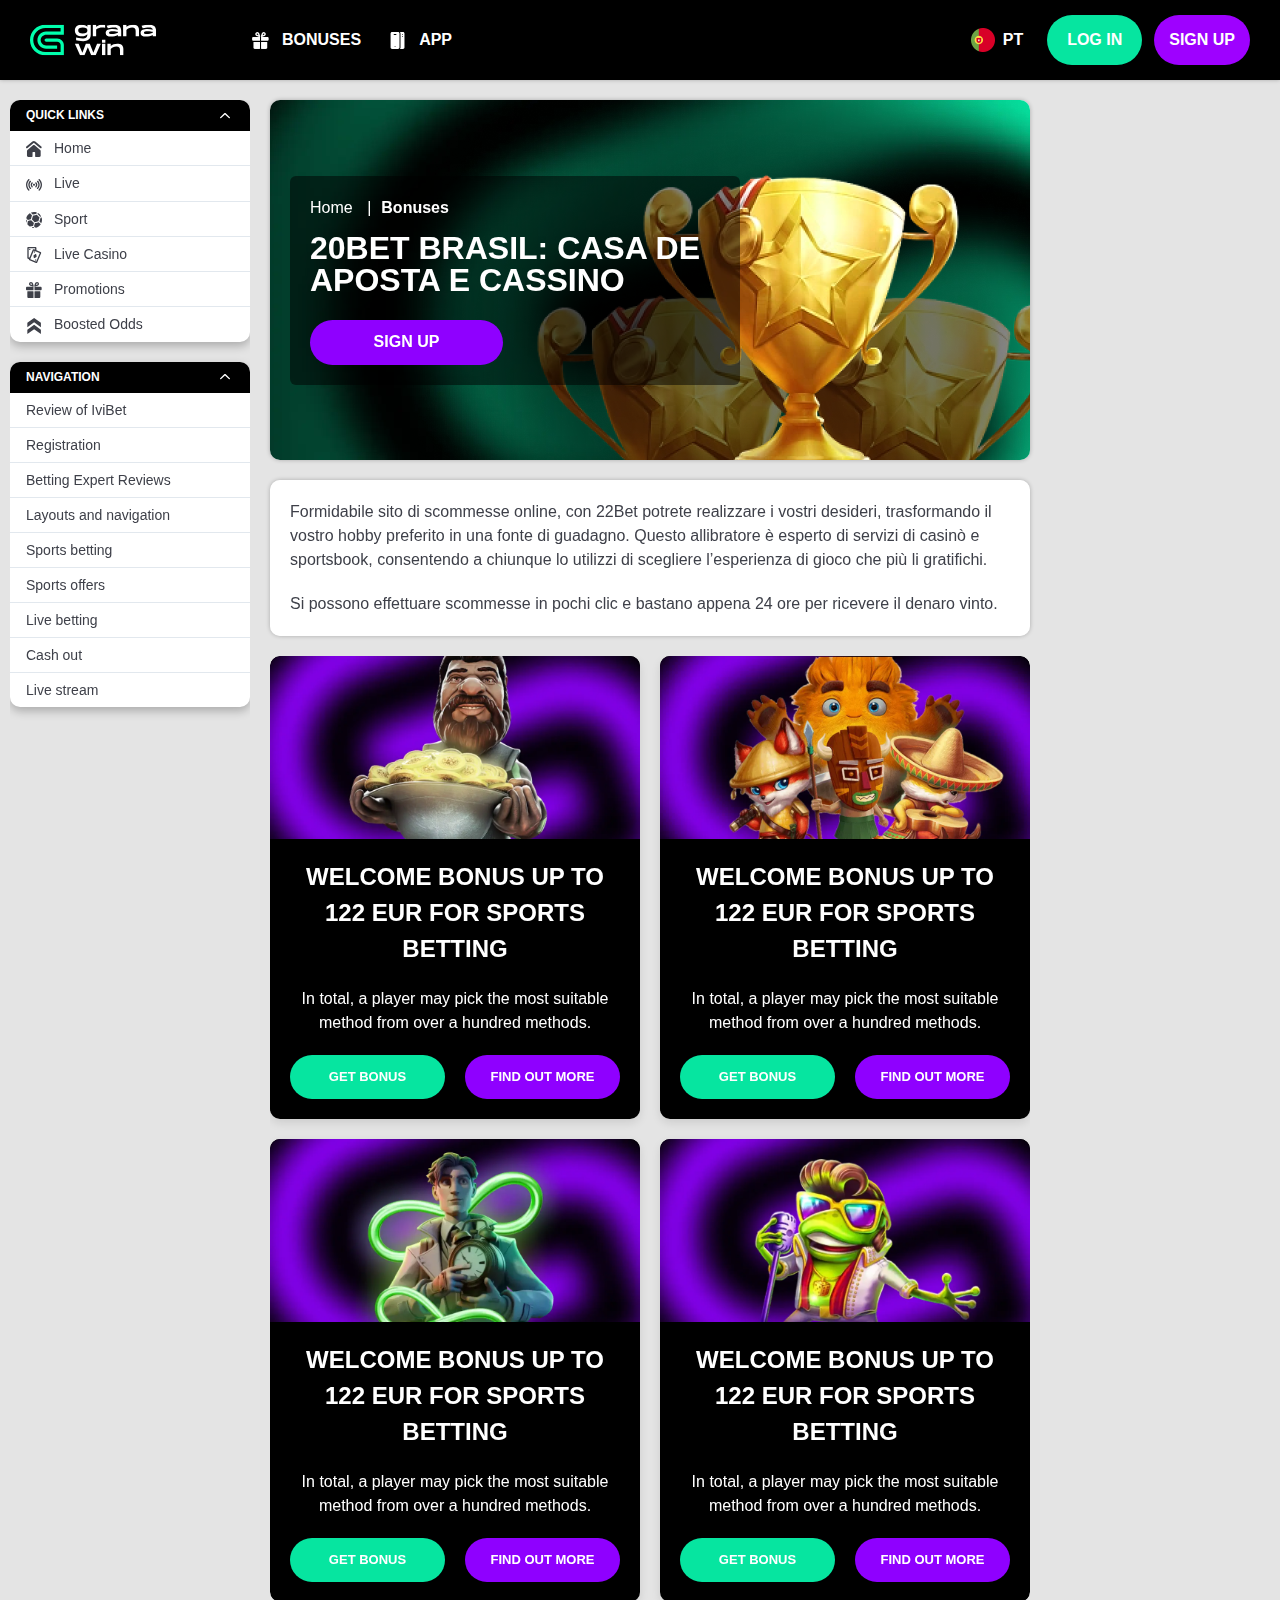
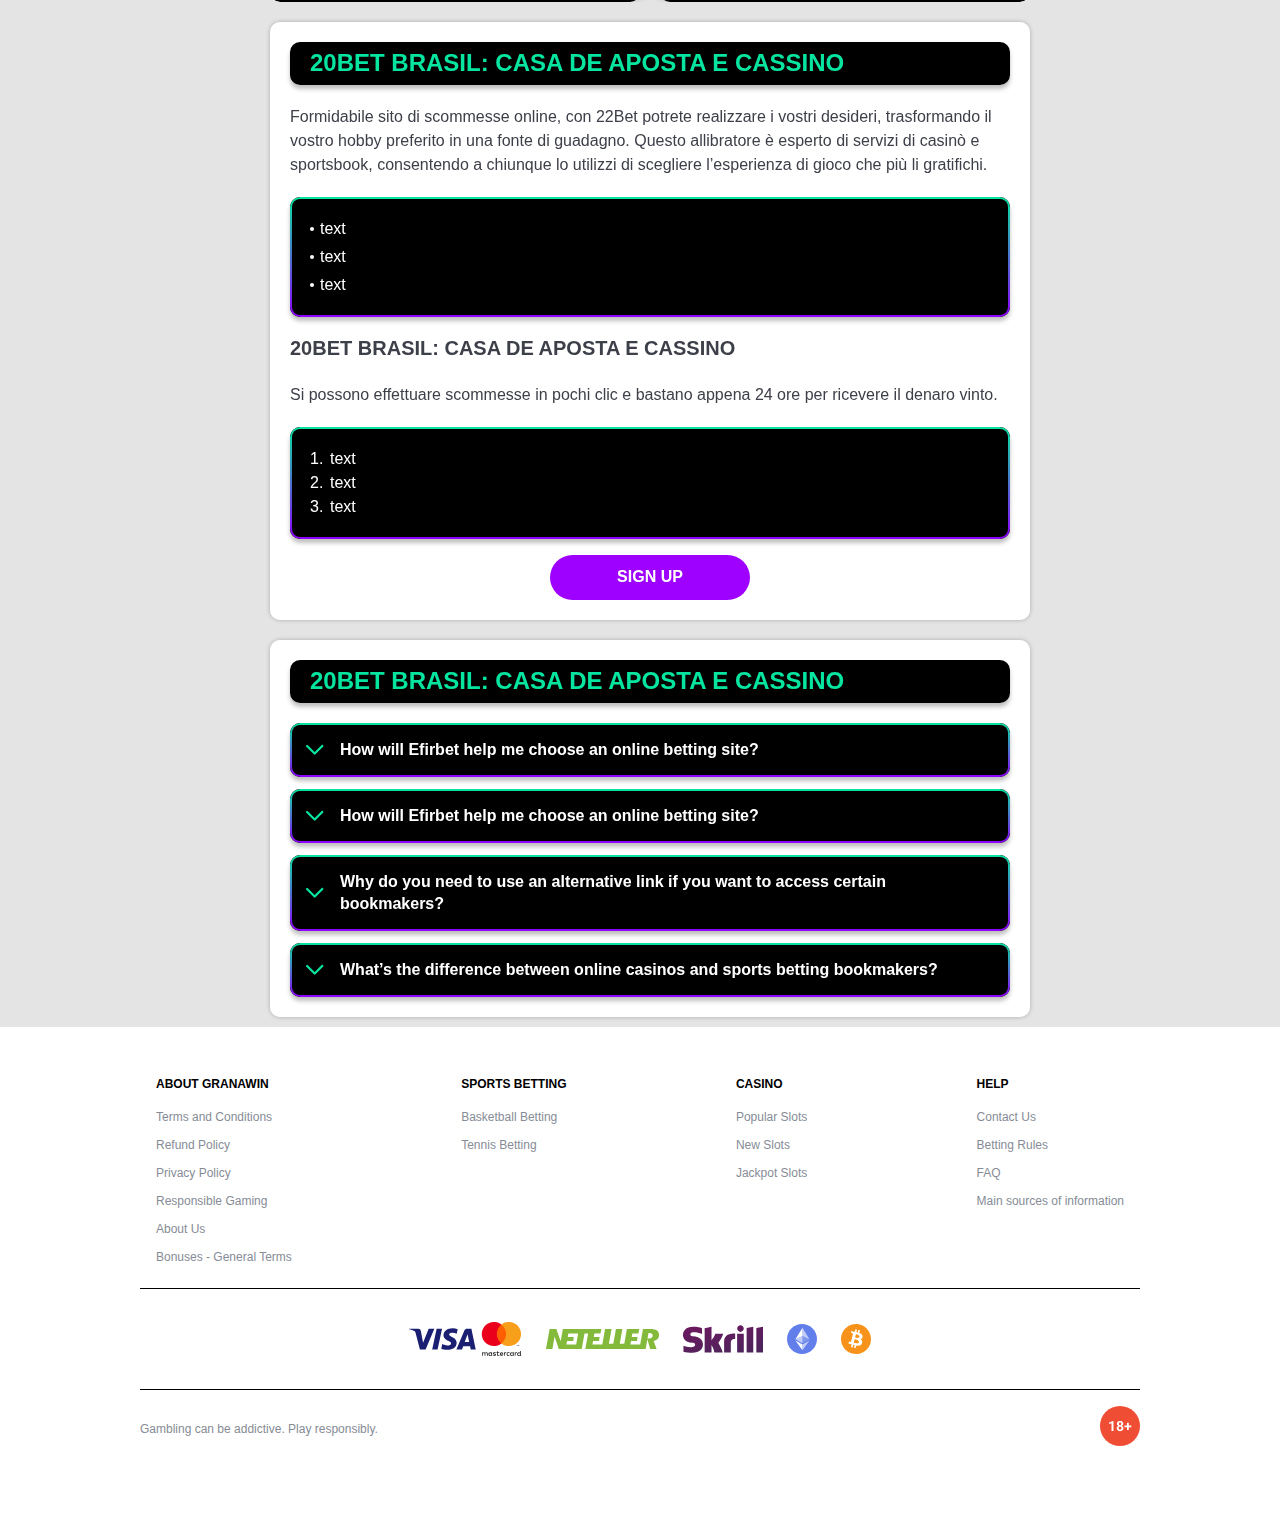
<file: bonus.html>
<!DOCTYPE html>
<html lang="pt">
  <head>
    <meta charset="UTF-8" />

    <meta name="viewport" content="width=device-width, initial-scale=1.0" />
    <title>Sign up and get a bonus</title>
    <meta name="description" content />
    <meta property="og:site_name" content />
    <meta property="og:title" content />
    <meta property="og:type" content="website" />
    <meta property="og:url" content />
    <meta property="og:image" content />
    <meta property="og:image:alt" content />
    <meta property="og:locale" content="pt" />
    <meta property="og:description" content />
    <link rel="preconnect" href="https://fonts.googleapis.com" />
    <link rel="preconnect" href="https://fonts.gstatic.com" crossorigin />
    <link
      href="https://fonts.googleapis.com/css2?family=Poppins&family=Roboto:wght@400;500;700&display=swap"
      rel="stylesheet"
    />
    <link rel="stylesheet" href="./css/reset.css" />
    <link rel="stylesheet" href="./css/main.css" />
    <link rel="stylesheet" href="./css/media.css" />
    <link rel="icon" href="./images/favicon.png" type="image/x-icon" />
    <script
      src="https://code.jquery.com/jquery-3.6.1.min.js"
      integrity="sha256-o88AwQnZB+VDvE9tvIXrMQaPlFFSUTR+nldQm1LuPXQ="
      crossorigin="anonymous"
    ></script>
  </head>
  <body>
    <header class="header">
      <section class="content header__content">
        <a href="./index.html" class="logo header__logo"
          ><img src="./images/header/logo.svg" alt="logo" title
        /></a>
        <button class="header__btn-menu">
          <svg
            width="16px"
            height="16px"
            viewBox="0 0 16 16"
            xmlns="http://www.w3.org/2000/svg"
          >
            <rect y="0" width="16" height="3" rx="1.5"></rect>
            <rect y="6.5" width="16" height="3" rx="1.5"></rect>
            <rect y="13" width="16" height="3" rx="1.5"></rect>
          </svg>
        </button>

       
        <nav class="menu header__menu">
          <ul class="header__menu-list">
            <li>
              <a href="./bonus.html">
                <span>Bonuses</span>
              </a>
            </li>
            <li>
              <a href="./app.html">
                <span>App</span>
              </a>
            </li>
            
          </ul>
          <div class="header__button header__button-menu">
            <a href="#" class="button button__login-menu">log in</a>
            <a href="#" class="button button__menu">sign up</a>
          </div>
        </nav>

       <a href="" class="header__flag">
          <span><img src="./images/header/flag.png" alt="flag" title /></span>
          <span>pt</span>
        </a>

        <a href="#" class="button button__login">log in</a>
        <a href="#" class="button button__singup">sign up</a>
         
      </section>
    </header>
    <main class="main home ">
     
      <section class="main__wrap main__wrap-page">
        <aside class="sidebar sidebar-left">
          <div class="sidebar-left__quik">
            <div class="menu__links-desk">Quick Links</div>
            <ul class="menu__links">
              <li>
                <a href="#"
                  ><img
                    src="./images/left-menu/home.svg"
                    alt="Home"
                    title
                  />Home</a
                >
              </li>
              <li>
                <a href="#"
                  ><img
                    src="./images/left-menu/live.svg"
                    alt="Live"
                    title
                  />Live</a
                >
              </li>
              <li>
                <a href="#"
                  ><img
                    src="./images/left-menu/sport.svg"
                    alt="Sport"
                    title
                  />Sport</a
                >
              </li>
              <li>
                <a href="#"
                  ><img
                    src="./images/left-menu/casino.svg"
                    alt="Live Casino"
                    title
                  />Live Casino</a
                >
              </li>
              <li>
                <a href="#"
                  ><img
                    src="./images/left-menu/promotions.svg"
                    alt="Promotions"
                    title
                  />Promotions</a
                >
              </li>
              <li>
                <a href="#"
                  ><img
                    src="./images/left-menu/boosted.svg"
                    alt="Boosted Odds"
                    title
                  />Boosted Odds</a
                >
              </li>
            </ul>
          </div>

          <div class="sidebar-left__review">
            <div class="menu__review-desk">Navigation</div>
            <ul class="menu__review">
              <li><a href="#">Review of IviBet</a></li>
              <li><a href="#">Registration</a></li>
              <li>
                <a href="#"> Betting Expert Reviews</a>
              </li>
              <li><a href="#">Layouts and navigation</a></li>
              <li><a href="#">Sports betting</a></li>
              <li><a href="#">Sports offers</a></li>
              <li><a href="#">Live betting</a></li>
              <li><a href="#">Cash out</a></li>
              <li><a href="#">Live stream</a></li>
            </ul>
          </div>
        </aside>
        <section class="content__wrapper ">
           <section class="content hero ">
        <div class="background background-page-bonus">
          <img src="./images/bonus/bg-bonus.webp" alt="hero" title />
          <div class="background-decor">
              <img src="./images/bonus/decor-bg-bonus.png" alt="hero" title />
             
            </div>
        </div>
        <div class="hero__wrapper hero__wrapper-page">
          <div class="hero__data ">
            <ul class="breadcrumbs">
              <li>
                <a href="#"> <span>Home</span></a>
              </li>
              <li>
                <a href="#"> <span>Bonuses</span></a>
              </li>
            </ul>
            <h1 class="title general hero__title">
             20Bet Brasil: Casa de 
Aposta e Cassino
            </h1>
            <a href="#" class="button hero__button">SIGN UP</a>
          </div>
        </div>
      </section>
          <section class="content menu-review__content">
            <div class="menu__review-desk menu__review-content">
             Navigation
            </div>
            <ul class="menu__review menu__review-list">
              <li><a href="#">Review of IviBet</a></li>
              <li><a href="#">Registration</a></li>
              <li>
                <a href="#"> Betting Expert Reviews</a>
              </li>
              <li><a href="#">Layouts and navigation</a></li>
              <li><a href="#">Sports betting</a></li>
              <li><a href="#">Sports offers</a></li>
              <li><a href="#">Live betting</a></li>
              <li><a href="#">Cash out</a></li>
              <li><a href="#">Live stream</a></li>
            </ul>
          </section>
          <section class="content article">
           <p>Formidabile sito di scommesse online, con 22Bet potrete realizzare i vostri desideri, trasformando il vostro hobby preferito in una fonte di guadagno. Questo allibratore è esperto di servizi di casinò e sportsbook, consentendo a chiunque lo utilizzi di scegliere l’esperienza di gioco che più li gratifichi.</p>
           <p>Si possono effettuare scommesse in pochi clic e bastano appena 24 ore per ricevere il denaro vinto.</p>
           
          </section>
         <section class="content bonuses">
            <ul class="bonuses__list">
              <li class="bonuses__item">
               
                 <div class=" bonuses__img">
                  <img src="./images/bonus/banner-bonus1.webp" alt="" title="" />
                  
                </div>
                <div class="bonuses__desc">
                  
                 <div class="wrap">
                    
                    <h2 class="title high bonuses__title">
                  WELCOME BONUS UP TO 122 EUR 
FOR SPORTS BETTING
                    </h2>
                    <div class="bonuses__text">
                      <p>
                      In total, a player may pick the most suitable method from over a hundred methods. 
                      </p>
                    </div>
                    <div class="bonuses__buttons">
                      <a href="#" class="button bonuses__button">Get Bonus</a>
                     <a href="#" class="button bonuses__button">find out more</a>
                    </div>
                  </div>
                </div>
              
              </li>
              <li class="bonuses__item">
                <div class=" bonuses__img">
                  <img src="./images/bonus/banner-bonus2.webp" alt="" title="" />
                  
                </div>
                <div class="bonuses__desc">
                  <div class="wrap">
                    
                    <h2 class="title high bonuses__title">
                 WELCOME BONUS UP TO 122 EUR 
FOR SPORTS BETTING
                    </h2>
                    <div class="bonuses__text">
                      <p>
                     In total, a player may pick the most suitable method from over a hundred methods. 
                      </p>
                    </div>
                    <div class="bonuses__buttons">
                      <a href="#" class="button bonuses__button">Get Bonus</a>
                      <a href="#" class="button bonuses__button">find out more</a>
                    </div>
                  </div>
                </div>
              </li>
              <li class="bonuses__item">
                <div class=" bonuses__img">
                  <img src="./images/bonus/banner-bonus3.webp" alt="" title="" />
                   
                </div>
                <div class="bonuses__desc">
                  
               <div class="wrap">
                    
                    <h2 class="title high bonuses__title">
                 WELCOME BONUS UP TO 122 EUR 
FOR SPORTS BETTING
                    </h2>
                    <div class="bonuses__text">
                      <p>
                     In total, a player may pick the most suitable method from over a hundred methods. 
                      </p>
                    </div>
                    <div class="bonuses__buttons">
                      <a href="#" class="button bonuses__button">Get Bonus</a>
                      <a href="#" class="button bonuses__button">find out more</a>
                    </div>
                  </div>
                </div>
              </li>
                 <li class="bonuses__item">
                <div class=" bonuses__img">
                  <img src="./images/bonus/banner-bonus4.webp" alt="" title="" />
                   
                </div>
                <div class="bonuses__desc">
                  
               <div class="wrap">
                    
                    <h2 class="title high bonuses__title">
                 WELCOME BONUS UP TO 122 EUR 
FOR SPORTS BETTING
                    </h2>
                    <div class="bonuses__text">
                      <p>
                     In total, a player may pick the most suitable method from over a hundred methods. 
                      </p>
                    </div>
                    <div class="bonuses__buttons">
                      <a href="#" class="button bonuses__button">Get Bonus</a>
                      <a href="#" class="button bonuses__button">find out more</a>
                    </div>
                  </div>
                </div>
              </li>
            </ul>
          </section>
          <section class="content article">
            <h2 class="title high article__title">
            20Bet Brasil: Casa de Aposta e Cassino
            </h2>
           <p>Formidabile sito di scommesse online, con 22Bet potrete realizzare i vostri desideri, trasformando il vostro hobby preferito in una fonte di guadagno. Questo allibratore è esperto di servizi di casinò e sportsbook, consentendo a chiunque lo utilizzi di scegliere l’esperienza di gioco che più li gratifichi.</p>
            <ul class="">
              <li>text</li>
              <li>text</li>
              <li>text</li>
            </ul>
<h3>20Bet Brasil: Casa de Aposta e Cassino</h3>
            <p>Si possono effettuare scommesse in pochi clic e bastano appena 24 ore per ricevere il denaro vinto.</p>
            <ol class="">
              <li>text</li>
              <li>text</li>
              <li>text</li>
            </ol>
            <a href="#" class="button article__button">SIGN UP</a>
          </section>

       <section class="content faq">
            <h2 class="title high faq__title">20Bet Brasil: Casa de Aposta e Cassino</h2>
            <ul class="faq__list">
              <li class="faq__item">
                <h3 class="title medium faq__subtitle js-button-expander">
               How will Efirbet help me choose an online betting site?
                </h3>
                <div class="faq__answer js-expand-content">
                  <p>
                  Aviator is a three-column website that has an excellent arrangement of their information. You get everything in great order and report where you will easily access it.
                  </p>
                </div>
              </li>
              <li class="faq__item">
                <h3 class="title medium faq__subtitle js-button-expander">
                How will Efirbet help me choose an online betting site?
                </h3>
                <div class="faq__answer js-expand-content">
                  <p>
                Aviator is a three-column website that has an excellent arrangement of their information. You get everything in great order and report where you will easily access it.
                  </p>
                </div>
              </li>
               <li class="faq__item">
                <h3 class="title medium faq__subtitle js-button-expander">
               Why do you need to use an alternative link if you want to access certain bookmakers?
                </h3>
                <div class="faq__answer js-expand-content">
                  <p>
                 Aviator is a three-column website that has an excellent arrangement of their information. You get everything in great order and report where you will easily access it.
                  </p>
                </div>
              </li>
               <li class="faq__item">
                <h3 class="title medium faq__subtitle js-button-expander">
               What’s the difference between online casinos and sports betting bookmakers?
                </h3>
                <div class="faq__answer js-expand-content">
                  <p>
                 Aviator is a three-column website that has an excellent arrangement of their information. You get everything in great order and report where you will easily access it.
                  </p>
                </div>
              </li>
             
            </ul>
          </section>
        </section>
      </section>
    </main>
  <footer class="footer">
      <section class="content footer__content">
        <ul class="footer__menu">
          <li>
            <div>About Granawin</div>
            <ul class="footer__info">
              <li><a href="#">Terms and Conditions</a></li>
              <li><a href="#">Refund Policy</a></li>
              <li><a href="#">Privacy Policy</a></li>
               <li><a href="#">Responsible Gaming</a></li>
                <li><a href="#">About Us</a></li>
                 <li><a href="#">Bonuses - General Terms</a></li>
            </ul>
          </li>
          <li>
            <div>Sports Betting</div>
            <ul class="footer__info">
              <li><a href="#">Basketball Betting</a></li>
              <li><a href="#">Tennis Betting</a></li>
              
            </ul>
          </li>
          <li>
            <div>Casino</div>
            <ul class="footer__info">
               <li><a href="#">Popular Slots</a></li>
               <li><a href="#">New Slots</a></li>
                              <li><a href="#">Jackpot Slots</a></li>
              
            </ul>
          </li>
           <li>
            <div>Help</div>
            <ul class="footer__info">
               <li><a href="#">Contact Us</a></li>
               <li><a href="#">Betting Rules</a></li>
                              <li><a href="#">FAQ</a></li>
                 <li><a href="#">Main sources of information</a></li>
            </ul>
          </li>
        </ul>

        <ul class="footer__cards-list">
          <li>
            <a href="#"
              ><img src="./images/footer/visa.svg" alt="cardvisa" title
            /></a>
          </li>
          <li>
            <a href="#"
              ><img src="./images/footer/neteller.svg" alt="neteller" title
            /></a>
          </li>
         
          <li>
            <a href="#"
              ><img src="./images/footer/skrill.svg" alt="skrill" title
            /></a>
          </li>
         
          <li>
            <a href="#"
              ><img src="./images/footer/triple.svg" alt="triple" title
            /></a>
          </li>
          <li>
            <a href="#"
              ><img src="./images/footer/bitcoin.svg" alt="bitcoin" title
            /></a>
          </li>
         
        </ul>

        <div class="footer__wrapp">
          <div class="footer__text">
           <p>Gambling can be addictive. Play responsibly.</p>
          </div>
          <div class="footer__secure">
            <img src="./images/age.svg" alt="age" title />
          </div>
        
      </section>
    </footer>

    <script src="./js/sidebar.js" defer></script>
    <script src="./js/expander.js" defer></script>
    <script src="./js/mobile-menu.js" defer></script>
  </body>
</html>
</file>
<file: css/main.css>
html {
  -webkit-text-size-adjust: 100%;
  scroll-behavior: smooth;
  overflow-x: hidden;
}

body {
  display: block;
  position: relative;
  width: 100%;
background: #E4E4E4;

  font-family: 'Montserrat', sans-serif;
  font-size: 16px;
  font-weight: 400;
  line-height: 150%;
  text-align: left;
  color: #3E4049;
}

.no-scroll {
  overflow-y: hidden;
}
body.no-scroll {
  overflow-y: hidden;
}

html.no-scroll,
body.no-scroll {
  overflow: hidden;
  height: 100%;
}

.content {
  display: block;
  position: relative;
  width: 100%;
  max-width: 1020px;
  max-width: 1250px;
  overflow: hidden;
  border-radius: 10px;
  background: linear-gradient(180deg, #FFFFFF 0%, #FFFFFF 100%);

  box-shadow: 0px 0px 4px 0px #00000040;
  padding: 20px;
  margin: 0 auto 20px auto;
}

h1,
h2,
h3,
h4,
.title {
  display: block;
  position: relative;
  font-size: 32px;
  font-weight: 700;
  line-height: 100%;
  text-align: center;
  color: #ffffff;
  text-transform:uppercase;
}



h2,
.title.high {
  display: flex;
  align-items: center;
  font-size: 24px;
  line-height: 22px;
  color: #06E5A0;
background: linear-gradient(90deg, #000000 0%, #000000 100%);

box-shadow: 0px 4px 4px 0px #00000040;
text-transform: uppercase;
justify-content: left;
border-radius: 10px;
padding: 10.5px 20px;

 
}


h3,
title.medium {
  font-weight: 700;
  font-size: 20px;
  line-height: 150%;
  text-align: left;

  color: #3E4049;
  
}

article > *,
.article > *,
.desk > * {
  margin-top: 20px;
}

article > *:first-child,
.article > *:first-child,
.desk > *:first-child {
  margin-top: 0 !important;
}

article > h2,
.article > h2,
.desk > h2 {
  margin-top: 32px;
}

article > h3,
.article > h3,
.desk > h3 {
  margin-top: 16px;
}

.button {
  position: relative;

  min-width: 193px;
  height: 45px;
  border-radius: 25px;
background: #9E01FF;
background: #8F00FF;

  overflow: hidden;
  font-size: 16px;
  font-weight: 700;
  line-height: 130%;
  text-align: center;
  text-decoration: none;
  text-transform: uppercase;
  color: #ffffff;
  white-space: nowrap;
  cursor: pointer;
  padding: 12.5px 24px;
  margin: 0 auto;

  transition: all 0.5s;
}

.button:hover {
  transform: scale(1.1);
}

.header,
.main,
.footer {
  display: flex;
  position: relative;
  justify-content: space-between;
  align-items: center;

  max-width: 1600px;
  max-width: 100%;

  margin: 0 auto;
}

.background {
  display: block;
  position: absolute;
  bottom: 0;
  left: 0;
  height: 100%;
  width: 100%;
  overflow: hidden;
}

.background img {
  position: relative;
  width: 100%;
  height: 100%;
  object-fit: cover;
  border-radius: 6px;
  object-position: 100%;
}

.images img {
  border-radius: 6px;
  width: 100%;
  height: 100%;
  overflow: hidden;
  display: block;
}

.background__decor{
  position: absolute;
  top: 0;
 right: 52px;bottom: 0;
}

.background__decor-app{
  left: 86px;
  right: auto;
}

/* -------------------HEADER---------------- */
.header {
  position: fixed;
  top: 0;
  left: 0;
  right: 0;
  width: 100%;
  z-index: 100;
 background: #000000;


}

.header__content {
  position: relative;
  display: flex;
  flex-direction: row;
  align-items: center;
  justify-content: space-between;
  max-width: 1600px;
  height: 80px;
  border-radius: 0;
  background: #000000;

  padding: 14px 30px;
  margin: 0 auto;
}

.logo {
  display: block;
  position: relative;
  max-width: 134px;
  flex: 0 0 134px;
  margin-right: 88px;
  transition: all 0.5s;
}

.logo:hover {
  transform: scale(1.1);
}

.logo img {
  display: block;
  position: relative;
  width: auto;
  max-height: 32px;
}

.header__app {
  display: flex;
  justify-content: center;
  flex: 0 1 auto;

  max-width: 204px;
  max-height: 48px;
  border-radius: 6px;
  background: #1a3769;
  font-weight: 700;
  font-size: 15px;
  line-height: 22px;
  text-transform: uppercase;
  color: #ffffff;
  white-space: nowrap;
  padding: 13px 24px;
  margin-right: 24px;
  box-shadow: 0px 4px 18px 0px #0e181140;

  transition: all 0.5s;
}

.header__app:hover {
  background: #194085;
  transform: scale(1.1);
}

.header__app span {
  display: flex;
  align-items: center;
}
.header__app img {
  display: block;

  width: 24px;
}

.header__app span:not(:last-child) {
  margin-right: 10px;
}

.header__menu {
  display: flex;
  white-space: nowrap;
  max-height: calc(100vh - 70px);
  overflow-y: auto;
}

.header__menu-list {
  display: flex;
  justify-content: center;
  align-items: center;
  white-space: nowrap;
  flex: 1 1 auto;
  gap: 16px;
}
.header__menu-list li {
  position: relative;
  display: block;
  transition: all 0.5s;
}

.header__menu-list li a {
  display: inline-flex;
  display: block;
  position: relative;
  align-items: center;
  font-weight: 600;
  font-size: 16px;line-height: 20px;
  text-transform: uppercase;
  color:  #FFFFFF;
  background-color: transparent;

  transition: all 0.5s;

  padding: 23px 12px 23px 30px;
}

.header__menu-list li a::before {
  content: "";
  display: block;
  position: absolute;
  width: 18px;
  height: 18px;
  left: 0;
  top: 50%;
  transform: translateY(-50%);
  background: url(../images/header/bonus-header.svg) no-repeat center
    center / contain;
    filter: brightness(0) invert(1);
}

.header__menu-list li:nth-child(2) a:before {
  background: url(../images/header/app-header.svg) no-repeat center
    center / contain;
}


.header__menu-list li:hover a::before {
 

filter: invert(72%) sepia(83%) saturate(482%) hue-rotate(115deg) brightness(150%) contrast(95%);

}

.header__menu-list li:hover a{
  color: #06E5A0;
  opacity: 1;
  
}

.menu a {
  display: none;
}

span {
  display: inline-block;
}

.header__flag img {
  width: 24px;
  height: 24px;
  vertical-align: middle;
  
}

/* .header__flag span {
  flex: 0 1 24px;
} */

.header__flag {
  display: flex;gap: 8px;
  align-items: center;
  
  color:#ffffff;;
font-weight: 700;font-size: 16px;
line-height: 24px;
  text-transform: uppercase;
  transition: all 0.5s;
  margin-left: auto;
}

.header__flag:hover{
  color:#06E5A0;
}

.button__login {
  position: relative;
background: #06E5A0;

  margin-right: 20px;

  margin: auto 12px auto 24px;
}

/* .button__login::before{
  content: '';
  display: block;position: absolute;
  left: 12px;
  top: 50%;
  width: 16px;height: 19px;
  transform: translateY(-50%);
  background: url(../images/header/before-login.svg) no-repeat center center / contain;
} */
.button__singup {
  background: #9E01FF;
color: #ffffff;
  margin: auto 0 auto 0;
}

.button__login,
.button__singup {
  font-size: 16px;
  font-weight: 700;
  min-width: 95px;
  height: 50px;
  
  line-height: 120%;
  padding: 15px;
}



.header__btn-menu {
  display: block;
  flex: 0 1 auto;
  min-width: 0;
  border: 1px solid #ffffff;
  border-radius: 6px;
  background: #000000;
  padding: 13px;
  order: 3;
  display: none;
  margin-left: 16px;
}

svg {
  position: relative;
  fill: #ffffff;
  line-height: 1;
  vertical-align: 1;
}

/* ------------------ MAIN------------- */
.main.home {
  display: flex;
  margin-bottom: 80px;
}

.main__wrap {
  display: flex;
  position: relative;
  flex: 1 1 100%;
  justify-content: center;
  align-items: stretch;

  max-width: 1600px;

  padding: 20px 30px;
  margin: 0 auto;
}

/*--------------------MAIN__SIDEBAR-------------- */

.sidebar {
  position: relative;
  align-self: stretch;

  flex: 0 0 240px;
}

.sidebar {
  align-self: stretch;
  position: sticky;
  flex: 0 0 240px;

  top: 100px;
  bottom: 20px;
  height: calc(100vh - 110px);

  overflow: auto;
}

.sidebar-left__quik,
.sidebar-left__review {
  overflow: hidden;
  border-radius: 10px;
  background: #ffffff;
  box-shadow: 0 4px 10px rgba(0, 0, 0, 0.25);
  cursor: pointer;
}

.sidebar-right__desk {
  overflow: hidden;
  border-radius: 10px;
  box-shadow: 0px 4px 10px 0px #00000040;
}

.sidebar-left__quik {
  margin-bottom: 20px;
}
.sidebar-right__settings,
.menu__links-desk,
.menu__review-desk,
.menu__cards {
background: #000000;

position: relative;
  font-weight: 700;
  font-size: 12px;
  line-height: 15px;
  text-transform: uppercase;
  color: #ffffff;
 
  padding: 8px 16px;
}

.menu__links-desk,
.menu__review-desk{
  padding: 8px 45px 8px 16px;
  border-radius: 8px;
}

.menu__links-desk.active,
.menu__review-desk.active{
border-radius: 8px 8px 0 0 ;
}

.menu__cards,
.sidebar-right__settings {
  background: #000000;
  color: #ffffff;
  border: none;
  font-size: 14px;
  line-height: 35px;
  padding: 7px 16px;
}

.sidebar-right__settings {
  position: relative;
  border-radius: 6px;

  margin-bottom: 20px;
}
.sidebar__settings {
  padding-left: 16px;
}

.sidebar::-webkit-scrollbar {
  display: none;
}

.sidebar__settings::before {
  content: "";
  display: block;
  position: absolute;
  top: 50%;
  transform: translateY(-50%);
  left: 10px;
  width: 16px;
  height: 16px;
  background: url(../images/right-gallery/settings.svg) no-repeat center center/
    contain;
}


.menu__links li,
.menu__review li {
  position: relative;

  padding: 8px 16px;
}
.menu__review li {
  display: block;
  
padding: 8px 16px;
  transition: all 0.5s;
}

.menu__review li:not(:last-child),.menu__links li:not(:last-child){
   border-bottom: 1px solid #E2E8EE;
}

/* .menu__review.active{
  margin: 8px 0;
} */

.menu__links li a,
.menu__review li a {
  display: block;
  color: #3E4049;
  font-size: 14px;font-weight: 400;
 line-height: 18px;
  transition: all 0.5s;
}


.menu__review li:hover{
background: #E4E4E4;

}


.menu__review li:hover a {
 
  font-weight: 400;
 
}


/* .menu__review li:hover::after{
  content: '';
  display: block;position: absolute;
  width: 3px;height: 100%;
  background: #FF4200;
  left: 0;
  top: 50%;
  transform: translateY(-50%);
  
} */

.menu__links li a img {
  vertical-align: middle;
  margin-right: 12px;
}

.sidebar__review {
  margin-top: 20px;
}

.menu__review-desk {
  position: relative;
}
.menu__links-desk::after,
.menu__review-desk::after {
  content: "";
  position: absolute;
  top: 50%;
  transform: translateY(-50%);
  right: 19px;
  width: 12px;
  height: 12px;
  background: url(../images/left-menu/sidebar-arrowDown.svg)no-repeat center center / contain;
  transition: transform  0.5s;
}
.menu__links-desk.active::after,
.menu__review-desk.active::after {

 transform: translateY(-50%) rotate(180deg);
}
.menu__review-content {
  padding: 20px;
}

.menu-review__content {
  display: none;
  padding: 0;
  cursor: pointer;
}

.menu__review li a {
  position: relative;
  display: flex;
}

.content__wrapper {
  margin: 0 10px;

  flex: 0 1 calc(100% - 240px * 2 - 10px * 2);
}

/* -----------hero ----------- */
.content__wrapper {
  position: relative;
  top: 80px;
  margin-left: 20px;
  margin-right: 20px;
}

.hero {
  padding: 0;
  display: flex;align-items: center;
  min-height: 360px;
  padding: 40px 20px;

}

.hero__wrapper {
  display: flex;
  align-items: center;
}

.hero__data {
  display: block;
  position: relative;

  max-width: 450px;

  padding: 20px;
}

.hero__title {
  text-align: left;
}

.hero__title > *:first-child {
  color: #ffffff;
}

.hero__rating {
  display: flex;
  
  font-size: 13px;
  line-height: 18px;
  justify-content: left;
  text-transform: uppercase;
  color: #ffffff;
  margin-bottom: 8px;
}
.hero__rating span{
  white-space: nowrap;
}



.hero__rating p {
  margin-right: 10px;
  font-weight: 400;
  
}
.hero__button {
  display: block;
  max-width: max-content;
  margin-top: 24px;
  margin-left: 0;
  margin-right: auto;
}

.hero__text {
  color: #ffffff;
  font-size:  15px;
  font-weight: 500;
  line-height: 18px;
  margin-top: 8px;
}

.background-decor{
  position: absolute;
  top: 0;bottom: 0;right: 0;
}

/* --------------------features----------- */
.features {
  position: relative;
  display: flex;
  flex-direction: column;
  
  margin-bottom: 20px;
}

.features__title {
  font-size: 15px;
  margin-bottom: 16px;
}
.features__info {
  width: 100%;
  display: flex;
  gap: 10px;
  
   
}
.features__info  ul{
  display: flex;
  gap:8px;
  flex-direction: column;
  
}


table {
  width: 100%;
  display: flex;
  gap: 10px;

}

table tbody {
  width: 100%;

}

.features__table tr,
.features ul li {
  position: relative;
  display: flex;
  padding: 11px 16px;
background: #000000;
border-radius: 10px;
  color: #ffffff;
  box-shadow: 0px 4px 4px 0px #00000040;

}

.features__table tr::after,
.features ul li::after,.article ol::after, .article ul::after,.ratings__list li::after,.faq__subtitle::before,
.faq__answer::after,.banner__btn::after{
content: ''; 
  display: block;
  position: absolute; 
  top: 0;
  left: 0;
  right: 0;
  bottom: 0;
  padding: 2px;
background: linear-gradient(180deg, #06E5A0 0%, #8F00FF 100%);
mask: linear-gradient(#fff 0 0) content-box, linear-gradient(#fff 0 0);
    -webkit-mask-composite: destination-out;
  border-radius: 10px; 
}

.banner__btn::after{
  border-radius: 34px;
}

.faq__subtitle.active::before{
padding-bottom: 0;
border-radius: 10px 10px 0 0; 

}.faq__answer::after{
padding-top: 0;
border-radius: 0 0 10px 10px;
}

.features__table tr + tr{
  margin-top: 8px;
}


table td:first-child {
  width: 50%;
  font-weight: 700;
 color: #ffffff;
 font-size: 15px;
 line-height: 22px;
  text-transform: none;
}

table td:last-child {
  width: 50%;
  padding-left: 10px;
}

.features__table tr {
  display: flex;
  align-items: center;
}

.features__list {
  display: flex;
  gap: 20px;
  justify-content: space-between;
  width: 100%;
  
}

.features ul li {
  display: flex;
  align-items: center;
  font-size: 16px;
  font-weight: 400;
 color: #ffffff;
  line-height: 24px;
  gap: 16px;
  background: #000000;

  /* padding: 9px 12px ; */
}
.features ul li img{
  width: 20px;height: 18px;display: block;
}

.features__content{
  display: flex;gap: 20px;
}


/* -------------banner---------------- */

.banner {
  position: relative;
  display: flex;
  align-items: center;
  justify-content:flex-end;
  overflow: hidden;
  padding:  20px;
  min-height: 380px;
}

/* .banner::after{
  content: "";
  position: absolute;
  display: block;
  top: 0;bottom: 0;left: 0;right: 0;
  background: #00000066;

} */

.banner__info {
  display: flex;
  flex-direction: column;
  align-items: flex-end;
  position: relative;

  max-width: 470px;
  text-align: center;
z-index: 1;
  padding: 20px;
}

.banner .banner__title {
  flex-direction: row;
  color:  #ffffff;
   font-weight: 700;
  line-height:120%;
  font-size: 32px;
box-shadow: none;
flex-wrap: wrap;
justify-content: center;
  text-transform: uppercase;
  border: none;
  padding: 0;
  background: transparent;
  margin-bottom: 10px;
}


.banner .banner__title span {
margin-left: 5px;margin-right: 5px;
  color: #06E5A0;
}
.banner .banner__title::before{
  display: none;
}


.banner__info p {
  color: #FFFfff;
  font-size: 16px;
  font-weight: 700;
  line-height: 150%;
 margin-bottom: 30px;
 text-transform: uppercase;
}

.banner__button {
  
  display: inline-block;
  margin-left: auto;
  margin-right: 0;
  

}
.decor-banner__backgroud{
  position: absolute;
  top: 0;bottom: 0;right: 70px;
  background: url(../images/main/decor-banner-main.png) no-repeat center center / contain;
  z-index: 1;
}
/* ----------------article------------- */

/* .article__links {
  color: #ec622b;
} */

.article__list {
  margin-top: 10px;
}

.article .button {
  display: block;
  margin-top: 16px;
  margin-left: 0;
  min-width: 200px;
  width: max-content;
}
.article ul li {
  position: relative;
  padding-left: 10px;
  color: #ffffff;
}
.article ul li + li {
  margin-top: 4px;
}

.article ul li::before {
  content: "";
  position: absolute;
  left: 0;
  top: 50%;
  transform: translateY(-50%);
  width: 4px;
  height: 4px;
  border-radius: 50%;
  background: #ffffff;
}

.article .article__list li::before {
  content: "";
  position: absolute;
  left: 0;
  top: 50%;
  transform: translateY(-50%);
  width: 3px;
  height: 3px;
  border-radius: 50%;
  background: #ffffff;
}

/* для нумерованного списка */

.article ol {
  counter-reset: ol;
  position: relative;
color: #ffffff;
}
.article ol,.article ul{
 background: #000000;
;
box-shadow: 0px 4px 4px 0px #00000040;
padding: 20px;
border-radius: 10px;}

.article ol li {
  counter-increment: ol;
  position: relative;
  padding-left: 20px;
}

.article ol li::before {
  content: counter(ol) ".";
  display: inline-block;
  position: absolute;
  font: inherit;
  font-weight: 400;
  color: inherit;
  left: 0;
  top: 50%;
  transform: translateY(-50%);
}

.article a:not(.button){
  color: #06BD84;
}
.article .button,.ratings__button{
  margin-left: auto;
  
  background: #9E01FF;
  color : #ffffff;
}

/* ------------sidebar-right----------- */
.menu__wrap {
  display: flex;
  gap: 16px;
  justify-content:flex-start;
background: #000000;
  padding: 0 16px;
}

.menu__cards-live {
  display: flex;
  align-items: center;
  color: #7D7D7D;
  font-size: 14px;line-height: 35px;
  font-weight: 700;
  text-transform: uppercase;
}

.menu__cards {
  border-top: 3px solid #06E5A0;
}
.menu__casino {
  display: flex;
  flex-wrap: wrap;
  align-items: center;
  gap: 8px;
  background: #ffffff;
  justify-content: center;

  padding: 12px 8px;
}

.main__sidebae-desk div {
  border-top-left-radius: 6px;
  border-top-right-radius: 6px;
}
.menu__casino li{
  overflow: hidden;
  position: relative;
}
.menu__casino li a {
  position: relative;
  display: block;
  border-radius: 6px;
  overflow: hidden;
  
}
.menu__casino li a img {
  display: block;
  width: 108px;
  height: 108px;
}

.main__sidebar-right {
  margin-bottom: 0;
}

.casino__hover{
  display: flex;
  flex-direction: column;
  justify-content: center;
  align-items: center;
  background: #000000CC;
  border-radius: 6px;
  
  position: absolute;
  left: 0;
  top: 0;
  width: 100%;
  height: 100%;
  opacity: 0;
  transform: translateY(100%);
  transition: transform 250ms cubic-bezier(0.4, 0, 0.2, 1), -webkit-transform 250ms cubic-bezier(0.4, 0, 0.2, 1);

}

.menu__casino li:hover .casino__hover{
  transform: translateY(0);
    opacity: 1

}

.casino__hover h2{
  font-weight: 700;font-size: 12px;
  line-height: 20px;
  background: none;
  padding: 0;
  border-left: none ;
  color: #ffffff;
  margin-bottom: 9px;

}

.casino__hover .casino__hover-link{
  font-weight: 700;font-size: 10px;
  line-height: 100%;
  color: #00FFAD;
  text-transform: uppercase;
  margin-bottom: 4px;
  transition: all 0.5s;
  border-radius: 0;
}

.casino__hover-link:hover{

color: #ffffff;
}

.casino__hover p{
  font-weight: 700;font-size: 12px;
  line-height: 100%;
  color:#00FFAD;
  margin-bottom: 6px;
}

.casino__hover .casino__button{
  min-width: 74px;
  height: 24px;
  font-weight: 700;font-size: 10px;
  line-height: 20px;
  border-radius: 32px;
  background: #9E01FF;
color:#ffffff;
  padding: 2px;


}

.casino__hover .casino__button-btn{
background: transparent;
  border: 1px solid #FFFFFF;
    margin-top: 8px;
    padding-left: 20px;
}

.casino__button-btn::before{
  content: '';
  display: block;
  position: absolute;
  left: 8px;
  top: 50%;
  transform: translateY(-50%);
  width: 17px;
  height: 17px;
  background: url(../images/right-gallery/before-demo.svg) no-repeat center center / contain;
}
/* --------------rating------------------- */
.ratings__list {
  
  display: flex;
 
  flex-wrap: wrap;
  gap: 10px;
  margin-top: 16px;
  
}

.ratings__list li {
  position: relative;
  display: flex;
  justify-content: center;
  flex-direction: column;
  width: 100%;
 text-transform: uppercase;
  border-radius: 10px;
background: #000000;
;
box-shadow: 0px 4px 4px 0px #00000040;

  padding: 18px 30px;
  color: #ffffff;

}


.ratings__content{
  display: flex;
  gap:20px;
}


.ratings__info {
  display: flex;
  flex-direction:row-reverse;
  justify-content:space-between;
  align-items: center;
  align-items: center;
  font-size: 16px;
  line-height: 24px;
  font-weight: 400;
  gap: 10px;
  
  text-transform: capitalize;
}

.banner__ratings{
  padding: 28px 16px;
  max-height: 320px;
  align-items: center;
  justify-content: center;
  margin-bottom: 0;
}
.banner__info-ratings{
  background: none;
  padding: 0;
  min-width: 0;
 
  
}

.banner__info-ratings a{
  display: block;
  /* background: rgba(0 , 0, 0, 0.5); */
  /* padding: 10px; */
  border-radius: 12px;
  transition: all 0.5s;
}

.banner__info-ratings a:hover{
  transform: scale(1.1);
}

.ratings__info p{

  flex: 0 0 200px;
  text-transform: uppercase;
}


.ratings__data {
  margin-left: 20px;
  flex: 0 0 60px;
}

.ratings__img {
  width: 100%;
  max-width: 399px;
  min-width: 100px;
  height: 15px;
  border-radius: 600px;
  background: #ffffff;
  box-shadow: 0px 4px 4px 0px #00000040 inset;

  overflow: hidden;
}

.ratings__list .ratings__img span {
  all: unset;
  display: block;
  height: 15px;
 background: linear-gradient(90deg, #06E5A0 0%, #8F00FF 100%);

box-shadow: 0px 4px 4px 0px #00000040 inset;

  border-radius: 600px;
}

.ratings__button {
  display: block;
  margin-left: auto;
  margin-right: auto;
  
 width: max-content;
  box-shadow: 0px 4px 18px 0px #0e181140;
  margin-top: 16px;
  
}

/* ----------faq----------------------- */
.faq__subtitle {
  font-size: 16px;
  font-weight: 700;
  line-height: 22px;
  text-align: left;
  text-transform: none;
background: #000000;
border-radius: 10px;
  border-left: none;
  box-shadow: 0px 4px 4px 0px #00000040;

  cursor: pointer;
  color: #ffffff;
  padding: 16px 16px 16px 50px;
}

.faq__item + .faq__item {
  margin-top: 12px;
}

.faq__item {
  position: relative;
}
/* .faq__item.active {
  border: 2px solid #ec622b;
  border-radius: 6px;
} */

.faq__title {
  margin-bottom: 20px;
}

.faq__subtitle::after {
  content: "";
  display: inline-block;
  position: absolute;
  top: 50%;
  transform: translateY(-50%);
  left: 16px;
  height: 18px;
  width: 18px;
  background: url(../images/faq-arrowDown.svg)no-repeat center center / contain;
  transition: transform 0.5s;
}

.faq__subtitle.active::after {
   
  transform: translateY(-50%) rotate(180deg);
}


.faq__subtitle.active{
  
   border-bottom: none;
}
.faq__answer {
  position: relative;
  padding: 16px 20px ;
  border-radius: 0 0 8px 8px;
 background: transparent;

  color: #3E4049;
  border-top: none;
 
}


.js-expand-content {
  display: none;
  overflow: hidden;
}

.js-expand-content.expanded {
  height: 100%;
}

.faq{
  margin-bottom: 0;
}

/* ---------main__arrow------ */
.main__arrow {
  display: block;
  position: fixed;
  width: 40px;
  height: 40px;
  right: 20px;
  bottom: 20px;
  background: url(../images/ArrowUp.svg) no-repeat center center / contain;
  z-index: 100;
}

/* ------------footer----------------- */
.footer {
  display: flex;
  position: relative;
background: #FFFFFF;

  color: #868C96;

  margin-top: 20px;
}

.footer__content {
  padding: 30px 10px;
 box-shadow: none;
  max-width: 1020px;
  background: transparent;
}
.footer__menu {
  display: flex;
  flex-wrap: wrap;
  justify-content: space-between;
  padding: 20px 16px;
  border-bottom: 1px solid #000000;
  gap: 20px;
}
.footer__menu li {
  position: relative;
  color: #282b30;
}
.footer__info li + li{
  margin-top: 4px;
}

.footer__menu div {
  font-size: 12px;
  line-height: 15px;
  font-weight: 700;
  text-transform: uppercase;
  color: #000000;
  margin-bottom: 12px;
}
.footer__info a {
  color: #868C96;
  font-size: 12px;
  font-weight: 400;line-height: 18px;
  transition: all 0.5s;
}
.footer__info a:hover{
  text-decoration: underline;
}
.footer__cards-list {
  display: flex;
  flex-wrap: wrap;
  align-content: center;
  justify-content: center;
  align-items: center;
  border-bottom: 1px solid #000000;
  padding: 33px 0;
  margin-bottom: 16px;
  gap: 24px;
}

.footer__cards-list li img {
  width: 100%;
  height: auto;
  display: block;
  transition: all 0.5s;
}

.footer__cards-list li img:hover {
  transform: scale(1.1);
}

.list__icon {
  display: flex;
  flex-direction: row;
  flex-wrap: wrap;
  gap: 24px;
  justify-content: center;
}

.list__icon li {
  transition: all 0.5s;
}
.list__icon li:hover {
  transform: scale(1.1);
}



.footer__text {
  font-size: 12px;
  font-weight: 400;
  line-height: 18px;
  text-align: center;
  color: #868C96;
}

.footer__text p + p {
  margin-top: 16px;
}

.footer__wrapp {
  display: flex;
  flex-direction: row;
  justify-content: space-between;
  align-items: center;
  gap: 32px;
  margin-bottom: 16px;
}

.footer__age img {
  max-width: 40px;
  max-height: 40px;
}
/* -------------bonus-page------------- */

.breadcrumbs {
  display: flex;
  text-align: center;
  margin-bottom: 12px;
  justify-content:left;
  white-space: nowrap;
}

.background__decor-page{
  padding-left: calc(50% - 550px);
    padding-right: calc(50% - 550px);
}

.breadcrumbs li:not(:last-child) a {
  padding-left: 0;
}

.breadcrumbs li a {
  font-weight: 400;
  color: #ffffff;
  padding: 10px;
}

.breadcrumbs li:first-child a:hover {
  color: #06E5A0;
}

.breadcrumbs li:last-child a {
  font-weight: 700;
  cursor: default;
}

.breadcrumbs > li:not(:last-child):after {
  content: "|";
  position: relative;
  color: #ffffff;
}

.breadcrumbs li:nth-child(1) a span {
  font-weight: 400;
}

.main-page.home {
  top: 70px;
  display: block;
}

.main__wrap-page {
  justify-content: flex-start;
}

.bonuses__icon {
  background: #ffffff;

  width: 80px;
  height: 80px;
  border-radius: 50%;
  position: absolute;
  top: -40px;
  left: 0;
  right: 0;
  margin: auto;
  display: flex;
  align-items: center;
  justify-content: center;
}

.home .hero__page {
  position: relative;
  width: 100vw;
  display: flex;
  justify-content: start;
  align-items: center;
  background: linear-gradient(90deg, #2C0436 0%, #8F00FF 100%);

  padding-top: 24px;
  padding-bottom: 24px;
  padding-left: calc(50% - 510px);
  padding-right: calc(50% - 510px);
}

.content__wrapper-page {
  top: 0;
}

.content.bonuses {
  padding: 0;
  background: none;
  box-shadow: none;
}

.bonuses__list {
  display: flex;
  flex-wrap: wrap;
  gap: 20px;
  display: grid;
  grid-template-columns: repeat(2,1fr);
}

.bonuses__item {
  position: relative;
  height: auto;
  border-radius: 10px;

display: flex;
align-items: center;
background: #000000;

    flex-direction: column;
  padding: 0;
  overflow: hidden;
  box-shadow: 0px 4px 10px 0px #0000001A;

}

.bonuses__item > * {
  position: relative;
}
.bonuses__img-decor{
  position: absolute;
  top: 0;bottom: 0;left: 0;right: 0;
 
}
.bonuses__img-decor img{
  height: 100%;}

.bonuses__item + .bonuses__item {
  margin-top: 0;
}

.bonuses__item:before {
  display: none;
}
.bonuses__img{width: 100%;
  height: 100%;
 max-width: 100%;}


.bonuses__img img {
  display: block;
  height: 100%;width: 100%;
 max-width: 100%;
}

.bonuses__desc {
  width: 100%;margin-left: auto;
  
  text-align: center;
  padding: 20px;
}
.bonuses__desc p {
  position: relative;
  color: #FFFFFF;
  text-align:center;
  font-weight: 400;
  font-size: 16px;line-height: 24px;
  margin-top: 20px;
  
}





.title.bonuses__title {
  flex-direction: column;
 border: none;
  text-transform: uppercase;
  text-align: center;
  font-size: 24px;line-height: 150%;
  align-items:center;
  color: #FFFFFF;
  box-shadow: none;
  background: none;
  position: relative;
  align-items: center;
  justify-content:center;
  padding: 0;
}

.title.bonuses__title::before{
  display: none;
}



.bonuses__buttons {
  display: flex;
  justify-content: center;
  gap: 20px;
 flex-wrap: wrap;
  margin-top: 20px;
}

.bonuses__button {
  min-width: 155px;
  height: 44px;
  margin-top: 0;
  color: #ffffff;
  font-weight: 700;
  font-size: 13px;
  line-height: 20px;
  padding: 12px ;
 box-shadow: 0px 1px 2px 0px #00000040;
background: #06E5A0;

  margin-left: 0;
  margin-right: 0;
  transition: all 0.5s;
   z-index: 1;
}
.bonuses__button:last-child{
  background: #8F00FF;

}

/* --------------------app-page------------- */
.banner__app {
  position: relative;
  display: flex;
  flex-direction: row;
  align-items: center;
  min-height: 200px;
  border-radius: 6px;
  justify-content: flex-start;
  padding: 20px  ;
}

.hero__data-page{
  max-width: 550px;
}

.banner__content-app {
  display: flex;
  flex-direction: row;
  align-items: center;
  width: 100%;
  justify-content: space-between;
}
.banner__btn {
  display: flex;
  flex-direction: row;
  position: relative;
  width: 235px;
  height: 70px;
  font-size: 15px;
  font-weight: 700;
  line-height: 128%;
  text-align: left;
  text-decoration: none;
  justify-content: center;
  border-radius: 34px;
background: #000000;

  text-transform: uppercase;
gap: 16px;
  color: #ffffff;
  cursor: pointer;
 
  padding: 16px 30px ;
  margin: 0 auto;
  transition: all 0.3s ease;
  overflow: hidden;
}

.banner__btn:hover {
  transform: scale(1.05);
}
.banner__btn img{
  display: block;
  width: 32px;height: 32px;
}

.button__wrap-app {
  display: flex;
  flex-direction: row;
  gap: 16px;
  z-index: 3;
  margin-top: 24px;
}

.banner__btn-android {

 color: #ffffff;
  padding: 16px 25px ;
}


.banner__logo{
  margin-right: 0;
}
</file>
<file: css/media.css>
@media screen and (max-width: 1569px) {
  .table tr td:nth-child(3) {
    margin-left: 0;
  }
  
}

@media screen and (max-width: 1496px) {
  .hero__data {
    background: rgba(0, 0, 0, 0.5);
    border-radius: 6px;
  }
  
   

   .banner__background-app img{
    object-position: 100%;
   }

   
}



@media screen and (max-width: 1436px) {
.banner__info{
  background: rgba(0, 0, 0, 0.5);
   border-radius: 6px;
}

.banner__backgroud img{
  object-position: 1%;
}

.features__info,.features__list  {
    width: 100%;}

.features__content {
  flex-direction: column;
  
}

.ratings__img {
  max-width: 600px;
}

.features__list{
  flex-direction: column;
}
.banner__app {
  padding: 20px;
}
.ratings__content {
  flex-direction: column;
}

.features__info ,table {
  flex-direction: column;
  gap: 8px;
}

}
@media screen and (max-width: 1419px) {
  .ratings__list {
        grid-template-columns: repeat(2, 1fr);
  }

  
}
@media screen and (max-width: 1390px) {
  .features__info {
    flex-direction: column;
   
  }
}

@media screen and (max-width: 1379px) {
  .features table {
    flex-direction: column;
    
  }

  .features__info {
    flex-direction: column;
  }
  .bonuses__buttons {
    flex-direction: row;
  }

  .features table tbody {
    width: 100%;
  }

  .content__wrapper-page {
    flex: 0 1 calc(100% - 240px - 10px);
    margin-right: 0;
  }
.main__wrap-page{
  padding: 20px 0;
  padding: 20px 10px 10px 10px;
}
  
  .features__list {
    flex-direction: column;
  }

   
    .ratings__list li {
      padding: 12px;
    }

    .bonuses__list {
      grid-template-columns: repeat(2, 1fr);
    }
}

@media screen and (max-width: 1350px) {
      .bonuses__item {
        flex-direction: column;
      }
      .title.bonuses__title {
       align-items:  center;
      }
      .bonuses__desc p{
        text-align: center;
      }

          .bonuses__buttons{
            justify-content: center;
          }
}

@media screen and (max-width: 1269px) {
  .ratings__list li {
    width: 100%;
  }

     

}


@media screen and (max-width: 1200px) {
  .sidebar-left {
    display: none;
  }

    
  .bonuses__buttons {
    flex-direction: row;
  }
  .menu-review__content {
    display: block;
    padding: 0;
    border-radius: 6px;
  }

 

  .menu-review-desk {
    padding: 16px;
  }

  .menu-review__content > .menu-review__list.active {
    display: block;
  }

  .main__wrap {
    padding: 20px 10px 10px 10px;
  }

  .content__wrapper {
    flex: 0 1 calc(100% - 240px - 10px);
    margin: auto 20px 0 0;
  }

  .content__wrapper .content {
    max-width: 100%;
    margin-left: 0;
    margin-right: 0;
  }

  
}

@media screen and (max-width: 1189px) {
 

  table tr {
    padding: 10px;
  }

  .ratings__list li {
    padding: 16px;
  }
}

@media screen and (max-width: 1140px) {
  .header__btn-menu.active {
    background: #000000;
  }
  .header__btn-menu {
    display: block;
  }
  .header__btn-menu svg {
    display: block;
    margin: 0;
  }
  .header__btn-menu svg rect {
    transform-origin: 50% 50%;
    transition: all 0.5s;
  }

  .header__btn-menu.active svg rect:nth-child(1) {
    x: -2px;
    y: 6px;
    width: 20px;
    transform: rotate(225deg);
  }

  .header__btn-menu.active svg rect:nth-child(3) {
    opacity: 0;
  }

  .header__btn-menu.active svg rect:nth-child(2) {
    x: -2px;
    y: 6px;
    width: 20px;
    transform: rotate(135deg);
  }

  .header__menu {
    display: none;
    position: fixed;
    top: 70px;
    left: 0;
    width: 100%;
    height: 0;
    overflow: hidden;
    background: #000000;
    text-align: center;
    z-index: 100;
    transition: height 0.5s ease, opacity 0.5s ease;
    opacity: 0;
    padding: 20px 50px;
    overflow-y: auto;
    display: block;
  }

  .header__menu.active {
    display: block;
    height: 100vh;
    opacity: 1;
  }

  .header {
    z-index: 101;
  }

  .header__menu ul {
    display: flex;
    flex-direction: column;
    justify-content: center;
    text-align: center;
    margin-bottom: 20px;
  }

 

  .menu ul li:not(:last-child) {
    margin-right: 0;
  }
  .menu ul li a{
    padding: 10px 10px 10px 30px;
  }

  .header__logo {
    margin-right: 25px;
  }
}

@media screen and (max-width: 1100px) {
  .content__wrapper {
    flex: 1 1 100%;
    margin-right: 0;
    max-width: 100%;
  }

  .features table,    .features__info {
    flex-direction: row;
  }

  .sidebar-right {
    display: none;
  }

      .hero__data-page {
        background: rgba(0, 0, 0, 0.5);
      }

  
  .hero__wrapper-page {
    padding-left: 20px;
    margin-right: 20px;
  }
}

@media screen and (max-width: 896px) {
  .bonuses__buttons {
    flex-direction: column;
    align-items: center;
  }
  .bonuses__desc p{
    text-align: center;
  }
  .title.bonuses__title{
    align-items: center;
    text-align: center;
    font-size: 20px;
    line-height: 120%;
  }

 .features__info ,.features table {
  flex-direction: column;
  gap: 8px;
}
}

@media screen and (max-width: 809px) {
 
.casino__content {flex-direction: column;
}
  .features table tbody {
    width: 100%;
  }

  .background img {
    object-position: 99%;
  }

 
   .banner__background-app img{
    object-position: 100%;
   }
.banner{
  padding: 20px;
}

  .banner__backgroud img {
    object-position: 1%;
  }

  .bonuses__img img {
    object-position: 1%;
  }
  .banner__info,
  .hero__data {
    background: rgba(0, 0, 0, 0.5);
    border-radius: 10px;
  }
}
@media screen and (max-width: 800px) {


  .features {
    display: block;
  }



  .banner__title {
    font-size: 28px;
  }

  
.button__wrap-app {
  flex-direction: column;
}

.casino__list {
  grid-template-columns: auto auto auto;
}
}
@media screen and (max-width: 767px) {
  .button__login {
    display: none;
  }

 .background-page-bonus img{
  object-position: 100%;
 }

  .button__singup{
    margin-left: 24px;
  }
  .header__button-menu > .button__login-menu {
    display: inline-block;
    
    line-height: 150%;
   
    margin: 0;
  }
}

@media screen and (max-width: 750px) {
  .ratings__list {
    flex-direction: column;
  }

  .ratings__list li {
    width: 100%;
  }

  

  .ratings__button {
    margin-left: auto;
  }

  .hero__title {
    font-size: 28px;
  }

  .banner__title {
    font-size: 24px;
  }

  .review__title,
  .ratings__title,
  .faq__title {
    font-size: 28px;
  }
}

@media screen and (max-width: 749px) {
  .button__login {
    display: none;
  }

  .header__button-menu > .button__login-menu {
    display: inline-block;
   background: #06E5A0;
 
    margin: 0;
  }

  

  .menu .button__singup {
    display: none;
  }

  .header__button {
    display: block;
  }
    .ratings__list {
        grid-template-columns: repeat(1, 1fr);
    }
       
 

}

@media screen and (max-width: 664px) {
  .button__singup {
    display: none;
  }
  .header__flag {margin-left: auto;}
.banner__content-app {
  align-items: flex-start;
}

  .header__content {
    padding: 15px;
  }
  .menu .button__singup {
    display: inline-block;
    margin: 0;
    margin-left: 10px;
  }

  .hero__wrapper-page {
    width: 100%;
    max-width: 100%;
    padding-left: 0;
  }
  .home .hero__page {
    padding-right: 20px;
  }

 

  .header__menu .header__button-menu {
    display: flex;
    flex-direction: column;


    justify-content: center;
    align-items: center;
  }

  .header__menu .button__menu {
    display: inline-block;
    line-height: 150%;
   background: #9E01FF;
   color: #ffffff;
    margin-top: 20px;
  }
  .main.home {
    display: block;
  }

  .banner__app{
    padding: 20px;
  }
  .button__wrap-app {
    flex-wrap: wrap;
  }
}

@media screen and (max-width: 600px) {
  .review__title,
  .ratings__title,
  .faq__title {
    font-size: 24px;
    line-height: 32px;
    white-space: wrap;
  }
  .hero__title {
    font-size: 24px;
  }

  .banner__info {
    width: 100%;
    align-items: center;
  }
  .rating__table img {
    margin: 0;
  }
  .banner__button {
    margin-right: auto;
  }

      .ratings__list {
        grid-template-columns: repeat(1, 1fr);
    }
  .features__table tr, .features ul li {
    padding:10px 12px ;
  }
}

@media screen and (max-width: 582px) {
  .features__subtitle,
  .faq__title {
    justify-content: center;
  }
  
      
        .ratings__img {
    max-width: 100%;
}}

@media screen and (max-width: 560px) {
  .footer__menu {
    flex-direction: column;
    align-items: center;
  }
  .footer__menu li {
    padding: 0;
  }

  .footer__menu ul {
    display: flex;
    flex-direction: column;
    align-items: center;
  }
      .bonuses__item{
        flex-direction: column;
      }
      .bonuses__img,.bonuses__img img{
        max-width: 100%;
      }

  .footer__menu div {
    text-align: center;
  }
  .footer__menu .footer__info li::before {
    display: none;
  }

  .footer__text {
    text-align: center;
    margin-right: 0;
  }

  .footer__wrapp {
    flex-direction: column;

    gap: 10px;
  }

   .bonuses__list {
      grid-template-columns: repeat(1, 1fr);
    }

    .ratings__info {
      flex-direction: column;
    }
    .ratings__info p {
    flex: 0 }

    .ratings__data {
    margin-left: 0;
    flex: 0 ;
}
}

@media screen and (max-width: 525px) {
  .table tr td:nth-child(3) {
    display: none;
  }

    .bonuses__list {
   
    grid-template-columns: repeat(1, 1fr);
}
  .header__app span:last-child {
    display: none;
  }
  .header__app span:last-child {
    margin-right: 0;
  }
  .header__app {
    padding: 13px;
  }
  .features__table tr {
    flex-direction: column;
    text-align: center;
    gap: 10px;
  }

  .background__decor-app {
    left: 0;
  }

  table td:first-child,
  table td:last-child {
    width: 100%;
    padding: 0;
  }

  .decor-banner__backgroud {
    right: 0;
  }

  .casino__list {
  grid-template-columns: auto auto ;
}

h2::before {
  display: none;
  margin-right: 0;
}

}
@media screen and (max-width: 480px) {
  .hero__wrapper {
    position: relative;
    max-width: 100%;
    align-items: center;
    flex-direction: column;
    justify-content: center;
  }

  .header__app span:nth-child(3n) {
    display: none;
  }
  .title.bonuses__title {
    font-size: 22px;
  }

  .hero__img {
    position: absolute;
    opacity: 0.5;
  }

  .hero__title {
    z-index: 1;
  }
    .bonuses__desc {
      padding:  16px;
    }

    .bonuses__icon {
      top: -20px;
    }
  .hero__button {
    z-index: 1;
  }

  .features__table td:last-child {
    word-wrap: break-word;
    white-space: normal;
  }

  .footer__menu {
    justify-content: space-between;
  }

  .footer__information {
    display: flex;
    flex-wrap: wrap;
  }

  .footer__information li {
    margin-left: 24px;
    margin-top: 24px;
  }

  .background img {
    object-position: 80%;
  }
  .banner__backgroud img {
    object-position: 1%;
  }
      .bonuses__img img {
        object-position: 1%;
      }
 .banner__background-app img{
    object-position: 100%;
   }
  .hero__data {
    width: 100%;
    max-width: 100%;
  }

  .banner .banner__title .main-offer {
    line-height: 36px;
  }
}



@media screen and (max-width: 459px) {
  .table tr td:nth-child(3) {
    display: block;
  }

  .table tr td:nth-child(2) {
    display: none;
  }
}

@media screen and (max-width: 440px) {
  .footer__menu {
    display: block;
    text-align: center;
  }
      .header__button-menu > .button__login-menu , .header__menu .button__menu {
        min-width: 200px;
      }

  .footer__menu li {
    text-align: center;
  }

  .banner .banner__title {
    font-size: 28px;
    line-height: 40px;
  }

  .footer__menu > li:not(:last-child) {
    margin-bottom: 16px;
  }

     

  .hero__data {
    
    text-align: center;
  }

  .hero__title {
    text-align: center;
  }

  .hero__rating {
    justify-content: center;
  }

  .article__button {
    margin-left: auto;
  }
  .hero__button{
    margin-left: auto;
    min-width: 200px;
  }
  
}

@media screen and (max-width: 399px) {
  

  .footer__cards-list {
    gap: 25px;
  }
   .casino__list {
    grid-template-columns: auto ;
  }

   
}


@media screen and (max-width: 370px) {
  .hero__title {
    font-size: 20px;
  }

  .header__app {
    display: none;
  }

.ratings__img {
  gap: 2px;
}


  .ratings__wrap {
    white-space: nowrap;
  }

      .header__logo {
        max-width: 120px;
      }
}


/* ---------app-page------------ */

@media screen and (max-width: 1200px) {
  .content__wrapper-page {
    flex: 1 1 100%;
    margin: 0;
  }
}

@media screen and (max-width: 1170px) {
  .background-page img {
    object-position: 99%;
  }
}

@media screen and (max-width: 809px) {
  .home .hero__page {
    padding-left: 20px;
  }

  .banner__app {
    padding: 20px;
    justify-content: center;
  }
   .background-page-bonus img{
    object-position: 100%;
  }

      .bonuses__desc {
        position: relative;
        width: 100%;
        z-index: 2;
        
    }


.bonuses__wrapper {
  position: relative;
  width: 100%;
  overflow: hidden;
}
    
    .bonuses__wrapper::after{
      content: '';
      position: absolute;
      width: 100%;
      height: 100%;
      top: 0;bottom: 0;left: 0;right: 0;
      background: rgba(0, 0, 0, 0.6);
      z-index: 1;
    }

     .background-page img {
        object-position: 100%;
      }
}

@media screen and (max-width: 664px) {
  

  .banner__logo {
    margin-left: 40px;
  }

 .banner__content-app {
  flex-direction: column;
  gap: 16px;
 }

     .banner__logo {
      margin-left: 0;margin-right: 0;flex:0;
     
    background: rgba(0, 0, 0, 0.5);
    padding: 20px;border-radius: 34px;
     }
}

@media screen and (max-width: 592px) {
  .hero__data-page {
    width: 100%;
    max-width: 100%;
  }
  .hero__wrapper-page {
    margin-right: 0;
  }
  .background-page img {
    object-position: 100%;
  }
}

@media screen and (max-width: 550px) {
  .banner__content-app {
    flex-direction: column;
    gap: 16px;
  }
  .banner__logo {
    flex: 0;
    margin-left: 0;
  }
}

@media screen and (max-width: 508px) {
  .button__wrap-app {
    flex-direction: column;
  }
}

@media screen and (max-width: 440px) {
  .breadcrumbs {
    justify-content: center;
  }

  .banner__content-app {
  align-items: center;
}

  .background-page img {
    object-position: 100%;
  }

  .banner__btn {
    width: 220px;
    padding: 16px;
  }
}

/* ------------page-bonus---------- */

@media screen and (max-width: 1578px) {
  .bonuses__item {
    min-width: calc(50% - 10px);
    
  }

  .bonuses__img img {
    width: 100%;
  }
}
@media screen and (max-width: 692px) {
  .bonuses__item {
    width: 100%;
  }

     

     
}

@media screen and (max-width: 457px) {
  .bonuses__buttons {
    flex-direction: column;
    align-items: center;
  }
}
</file>
